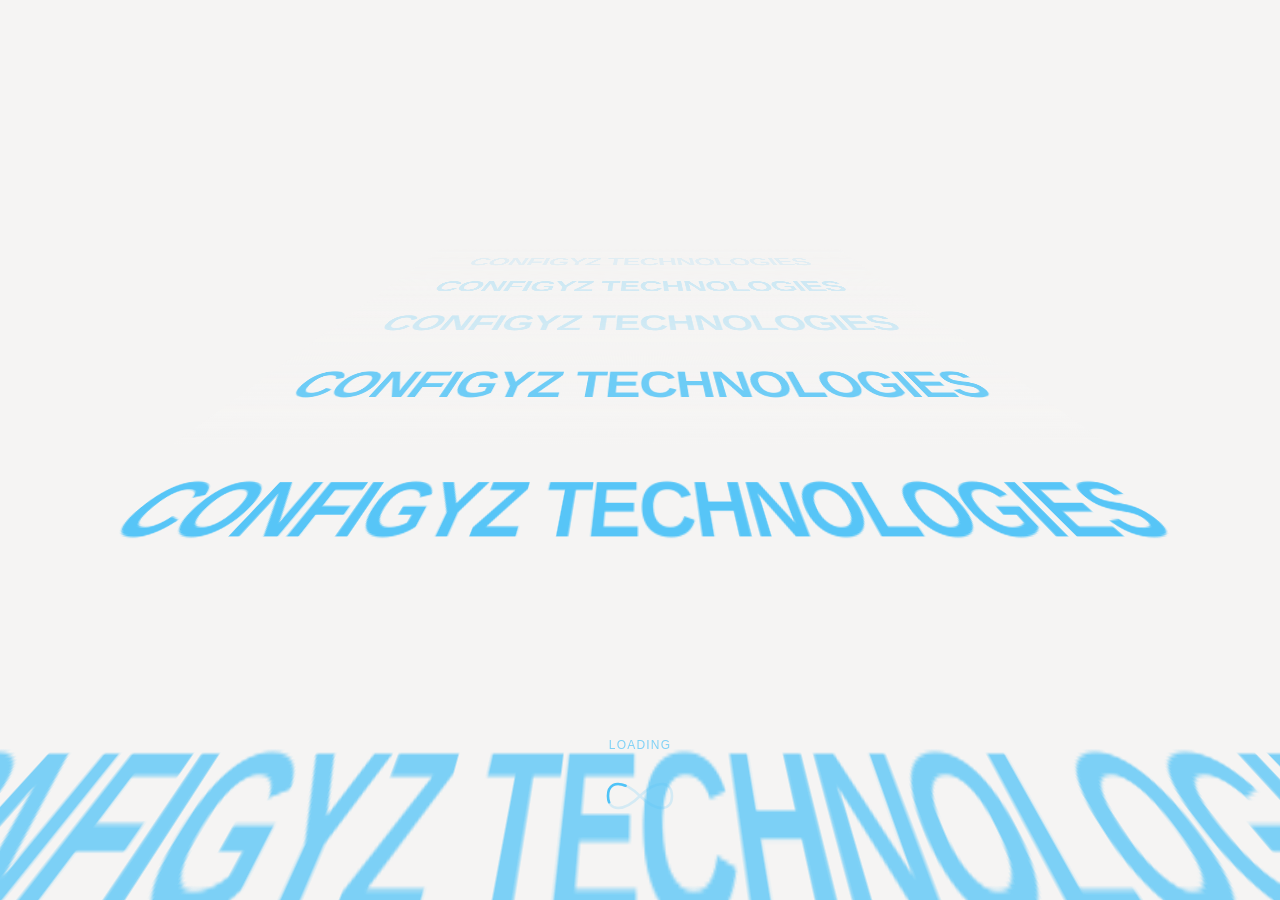
<file: task 2/task 2/index.html>
<!DOCTYPE html>
<html lang="en">
<head>
<meta charset="UTF-8" />
<meta name="viewport" content="width=device-width, initial-scale=1.0" />
<title>Loading...</title>
<style>
  * {
    margin: 0;
    padding: 0;
    box-sizing: border-box;
  }

  html, body {
    height: 100%;
    background: #f5f4f3;
  }

  body {
    font-family: "Geist", -apple-system, BlinkMacSystemFont, "Segoe UI", sans-serif;
    overflow: hidden;
  }

  /* ===== Loading overlay ===== */
  .loader-screen {
    position: fixed;
    inset: 0;
    z-index: 9999;
    display: flex;
    align-items: center;
    justify-content: center;
    background: #f5f4f3;
    transition: opacity 0.8s ease, visibility 0.8s ease;
  }

  .loader-screen.hide {
    opacity: 0;
    visibility: hidden;
    pointer-events: none;
  }

  .loader-viewport {
    position: relative;
    width: 100%;
    height: 100%;
    display: flex;
    align-items: center;
    justify-content: center;
    transform-style: preserve-3d;
    perspective: 200px;
    overflow: hidden;
  }

  /* container that holds all repeating rows, gets the perspective */
  .perspective-text {
    transform-style: preserve-3d;
    width: 100%;
    max-width: 56rem; /* ~4xl */
    position: relative;
    will-change: transform;
  }

  /* each repeated line of text */
  .perspective-text .text-row {
    text-align: center;
    font-weight: 700;
    font-size: 3.75rem; /* text-6xl */
    letter-spacing: -0.03em;
    color: #4fc3f7; /* light blue */
    white-space: nowrap;
    position: absolute;
    left: 0;
    width: 100%;
  }

  .perspective-text .fade-bottom {
    position: absolute;
    bottom: 0;
    left: 0;
    height: 60vh;
    width: 100%;
    background: linear-gradient(to bottom, transparent, #f5f4f3);
    pointer-events: none;
    z-index: 5;
  }

  /* small progress indicator */
  .loader-progress {
    position: absolute;
    bottom: 8%;
    left: 50%;
    transform: translateX(-50%);
    display: flex;
    flex-direction: column;
    align-items: center;
    gap: 0.75rem;
    z-index: 6;
  }

  .loader-progress-track {
    width: 8rem;
    height: 4rem;
  }

  .infinity-svg {
    width: 100%;
    height: 100%;
    overflow: visible;
  }

  .infinity-track {
    fill: none;
    stroke: rgba(79, 195, 247, 0.2);
    stroke-width: 4;
  }

  .infinity-fill {
    fill: none;
    stroke: #4fc3f7;
    stroke-width: 4;
    stroke-linecap: round;
    stroke-dasharray: 40 220; /* short moving segment length vs total path length */
    animation: infinityLoop 2s linear infinite;
  }

  @keyframes infinityLoop {
    0% {
      stroke-dashoffset: 0;
    }
    100% {
      stroke-dashoffset: -260; /* matches total path length so it loops seamlessly */
    }
  }

  .loader-progress-label {
    font-size: 0.75rem;
    letter-spacing: 0.1em;
    text-transform: uppercase;
    color: #4fc3f7;
    opacity: 0.7;
  }

  @media (max-width: 768px) {
    .perspective-text .text-row {
      font-size: 2rem;
    }
  }

  /* ===== Main site content (revealed after loading) ===== */
  .site-content {
    height: 100vh;
    width: 100vw;
    display: flex;
    align-items: center;
    justify-content: center;
    background: #f5f4f3;
    color: #111;
    font-size: 1.25rem;
    text-align: center;
    padding: 2rem;
  }
</style>
</head>
<body>

  <!-- LOADING SCREEN -->
  <div class="loader-screen" id="loaderScreen">
    <div class="loader-viewport">
      <div class="perspective-text" id="perspectiveText">
        <!-- Rows are generated by JS for an infinite, seamless loop -->
        <div class="fade-bottom"></div>
      </div>
      <div class="loader-progress">
        <span class="loader-progress-label" id="progressLabel">Loading</span>
        <div class="loader-progress-track">
          <svg class="infinity-svg" viewBox="0 0 200 100">
            <path
              class="infinity-track"
              d="M 50,50
                 C 50,25 75,25 100,50
                 C 125,75 150,75 150,50
                 C 150,25 125,25 100,50
                 C 75,75 50,75 50,50 Z"
            />
            <path
              class="infinity-fill"
              d="M 50,50
                 C 50,25 75,25 100,50
                 C 125,75 150,75 150,50
                 C 150,25 125,25 100,50
                 C 75,75 50,75 50,50 Z"
            />
          </svg>
        </div>
      </div>
    </div>
  </div>

  <!-- MAIN PAGE CONTENT (shown once loading finishes) -->
  <div class="site-content">
  </div>

<script>
  (function () {
    const container = document.getElementById("perspectiveText");
    const loaderScreen = document.getElementById("loaderScreen");
    const TEXT = "CONFIGYZ TECHNOLOGIES";

    // How much vertical space is between each repeated row (in px).
    const ROW_SPACING = 140;
    // How many rows to render above/below center so the loop always
    // has copies ready to scroll into view (infinite feel).
    const ROW_COUNT = 9; // odd number so one sits centered at rest
    const CENTER_INDEX = Math.floor(ROW_COUNT / 2);

    // Build the repeating rows once.
    const rows = [];
    for (let i = 0; i < ROW_COUNT; i++) {
      const row = document.createElement("div");
      row.className = "text-row";
      row.textContent = TEXT;
      container.insertBefore(row, container.querySelector(".fade-bottom"));
      rows.push(row);
    }

    // Total distance one full row-cycle covers, used to wrap positions
    // so rows recycle seamlessly (infinite loop) instead of running out.
    const CYCLE = ROW_SPACING * ROW_COUNT;

    function clamp(v, min, max) {
      return Math.min(Math.max(v, min), max);
    }

    function mod(n, m) {
      return ((n % m) + m) % m;
    }

    function applyTransform(elapsedMs) {
      // Continuous auto-driven travel (time-based instead of scroll-based),
      // so rows keep flowing infinitely while the page loads.
      const speed = 0.18; // px per ms
      const totalTravel = elapsedMs * speed;

      rows.forEach((row, i) => {
        const baseOffset = (i - CENTER_INDEX) * ROW_SPACING;
        let y = mod(baseOffset - totalTravel + CYCLE * 1000, CYCLE) - CYCLE / 2;

        const edge = CYCLE / 2;
        const distFromCenter = Math.abs(y);
        const opacity = clamp(1 - distFromCenter / edge, 0, 1);

        row.style.opacity = opacity;
        row.style.transform =
          "translateY(" + y + "px) translateZ(" + (10 - distFromCenter * 0.05) + "px)";
      });

      container.style.transform = "rotateX(30deg) translateZ(10px)";
    }

    let startTime = null;
    let rafId = null;

    function loop(timestamp) {
      if (startTime === null) startTime = timestamp;
      const elapsed = timestamp - startTime;
      applyTransform(elapsed);
      rafId = requestAnimationFrame(loop);
    }
    rafId = requestAnimationFrame(loop);

    // ---- Loading screen duration ----
    // The infinity bar animates continuously via CSS, but the loading
    // SCREEN itself only stays up for a fixed 5-6 seconds, then fades out.
    const LOAD_DURATION = 5500; // ms

    function finishLoading() {
      loaderScreen.classList.add("hide");
      setTimeout(() => {
        window.location.href = 'home.html';
      }, 900);
    }

    setTimeout(finishLoading, LOAD_DURATION);

    // If you'd rather hide as soon as the real page finishes loading
    // instead of a fixed timer, use this instead:
    // window.addEventListener("load", finishLoading);
  })();
</script>

</body>
</html>
</file>
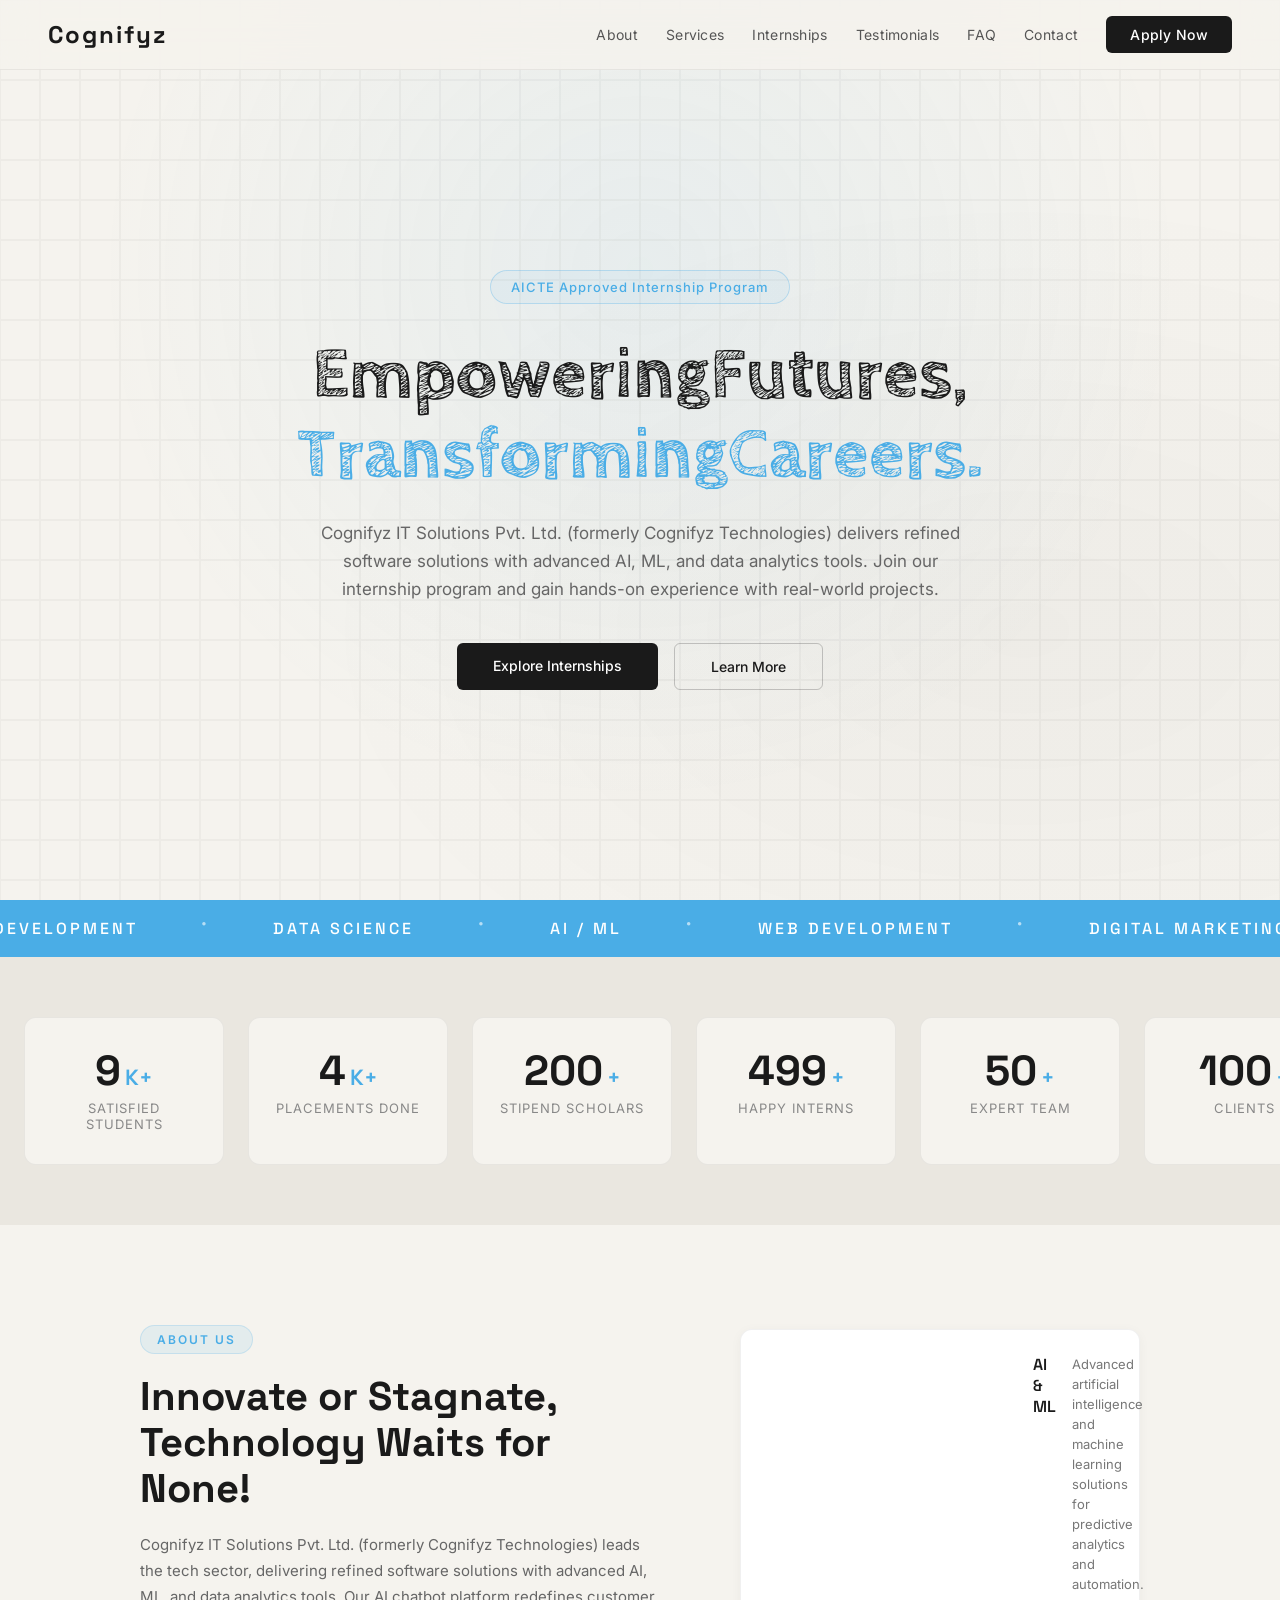
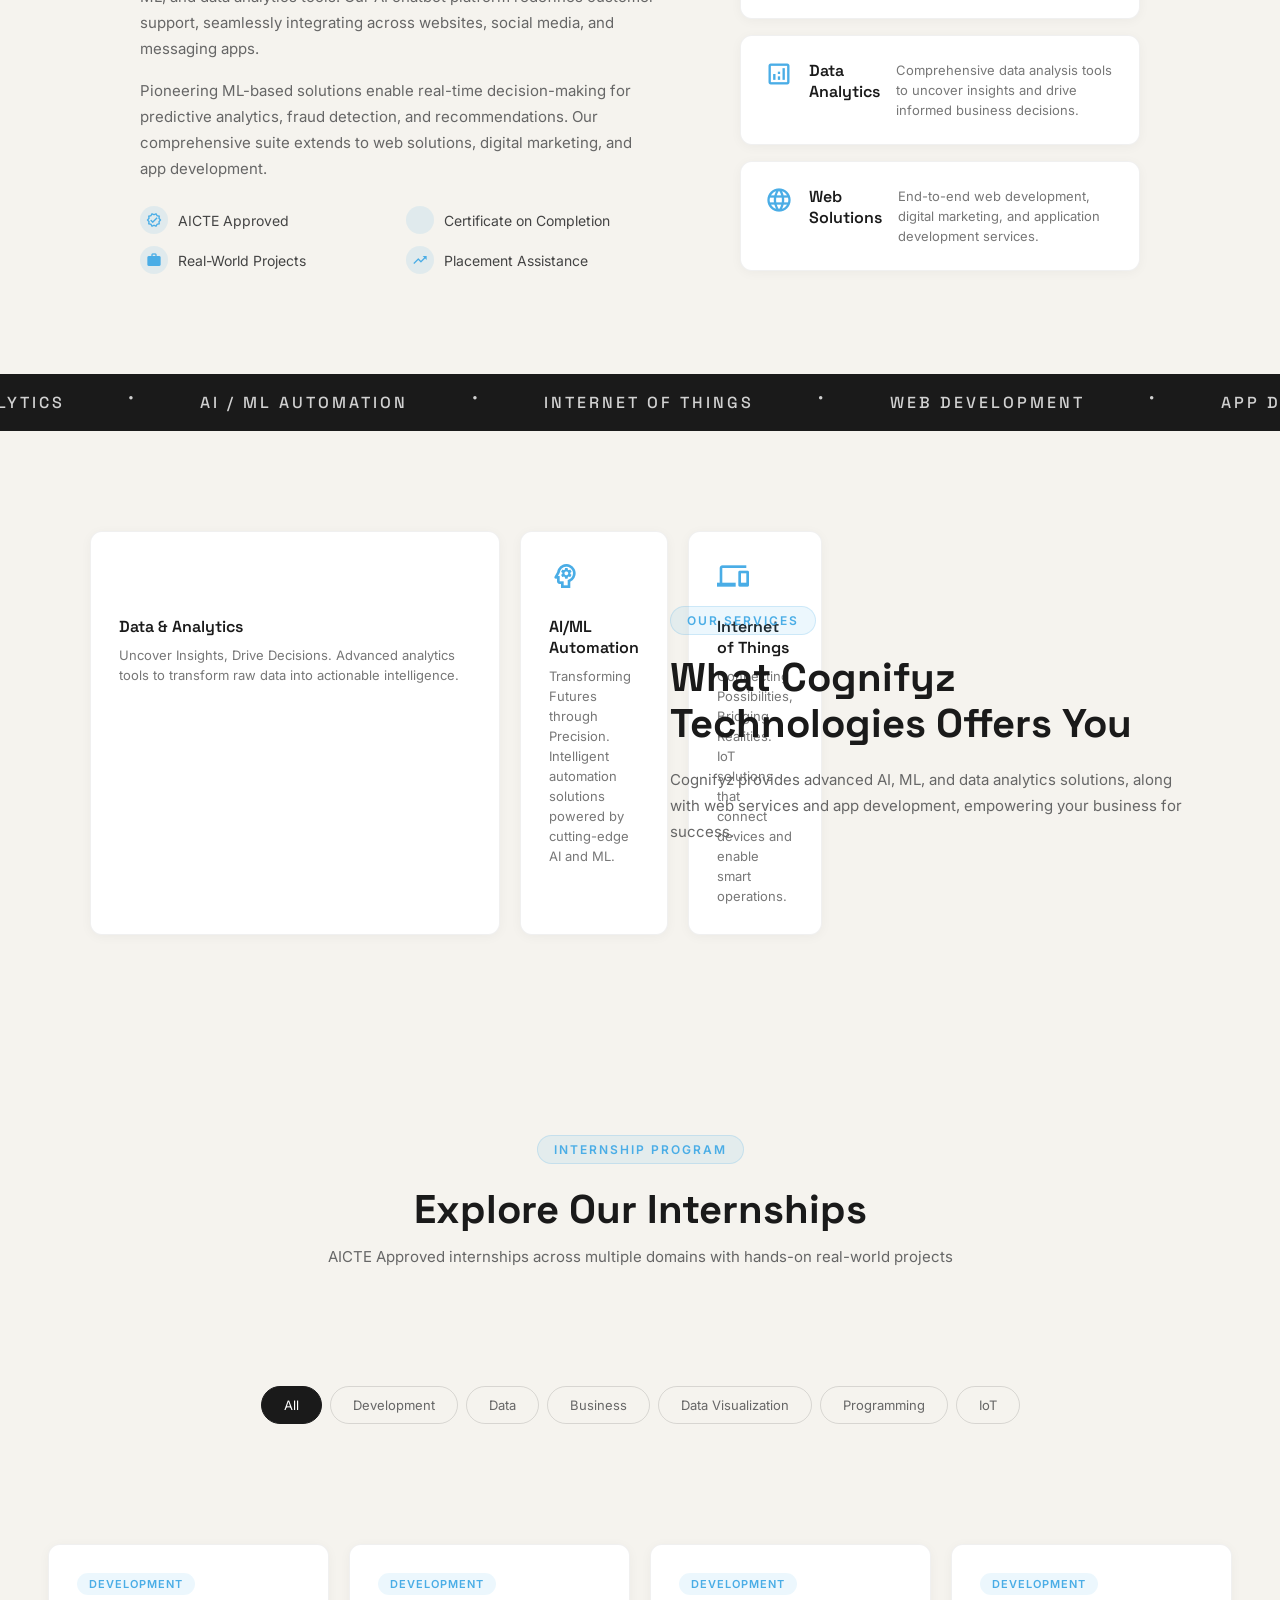
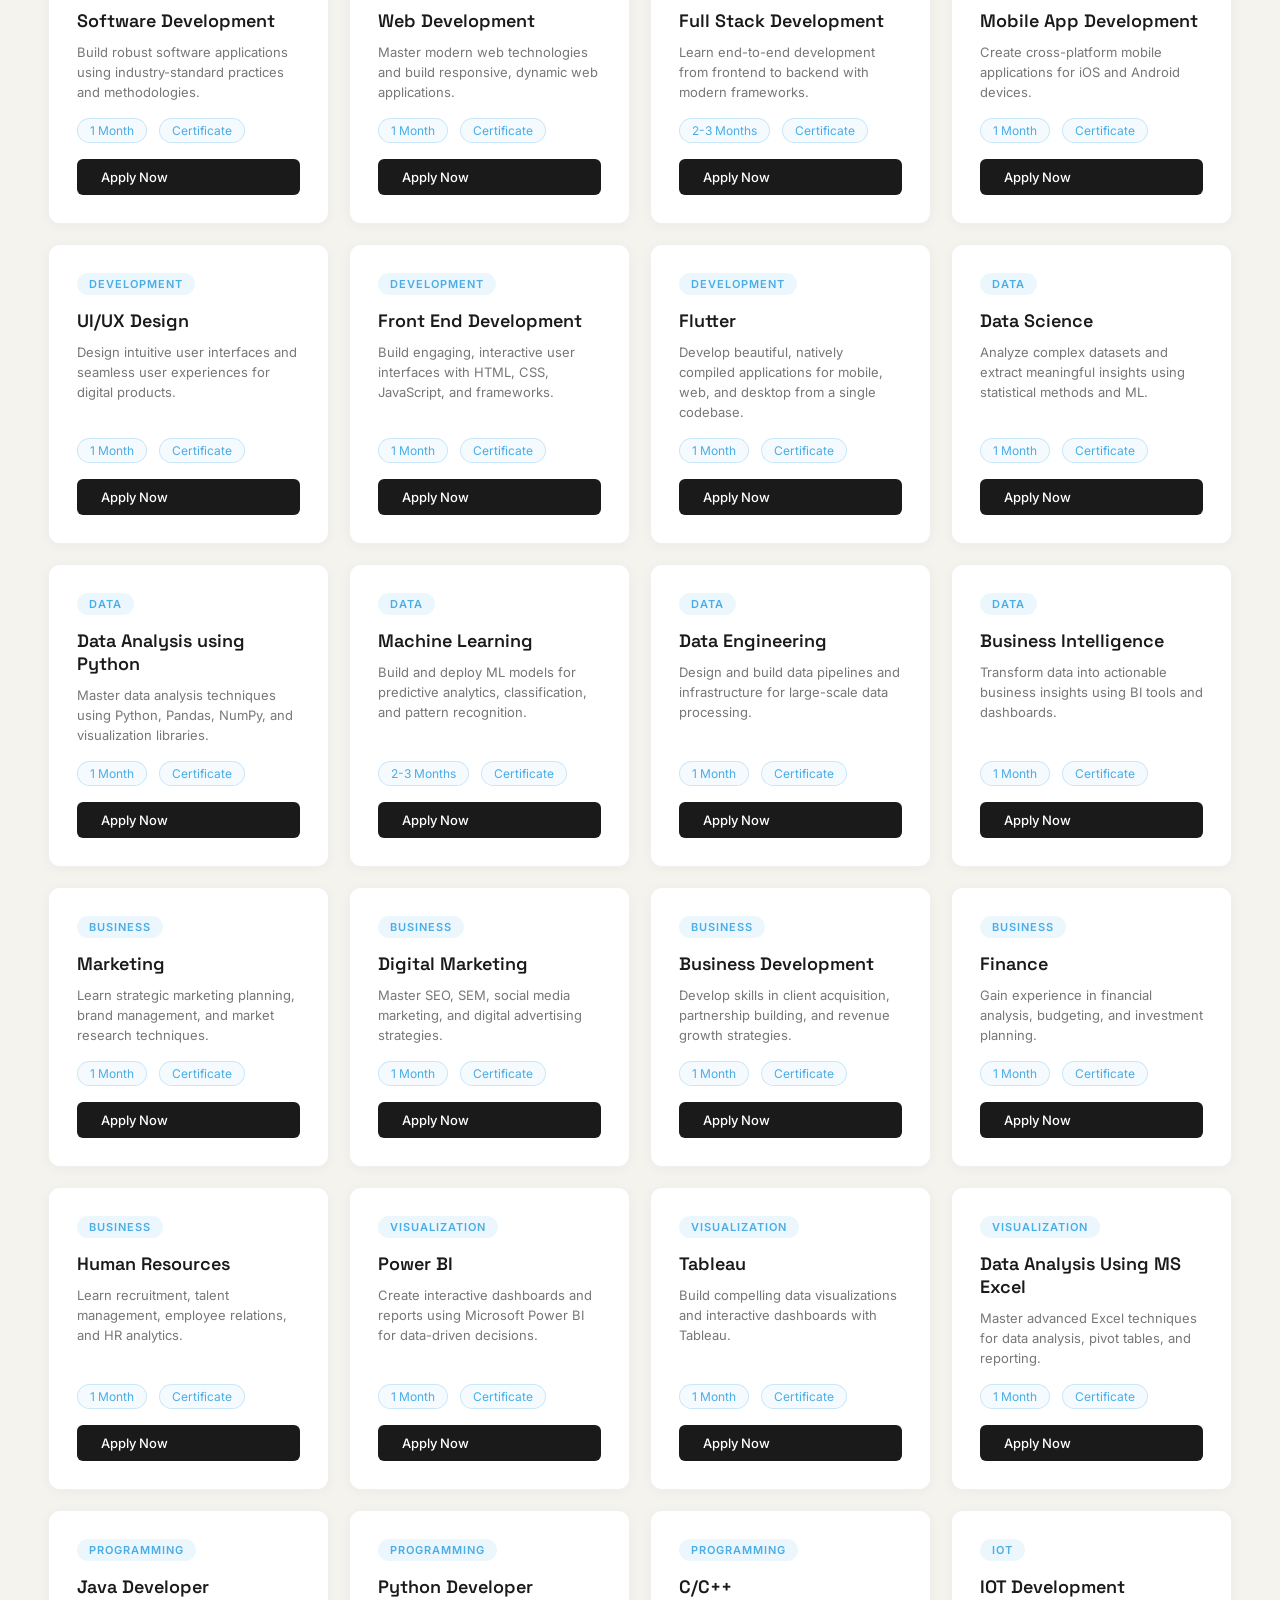
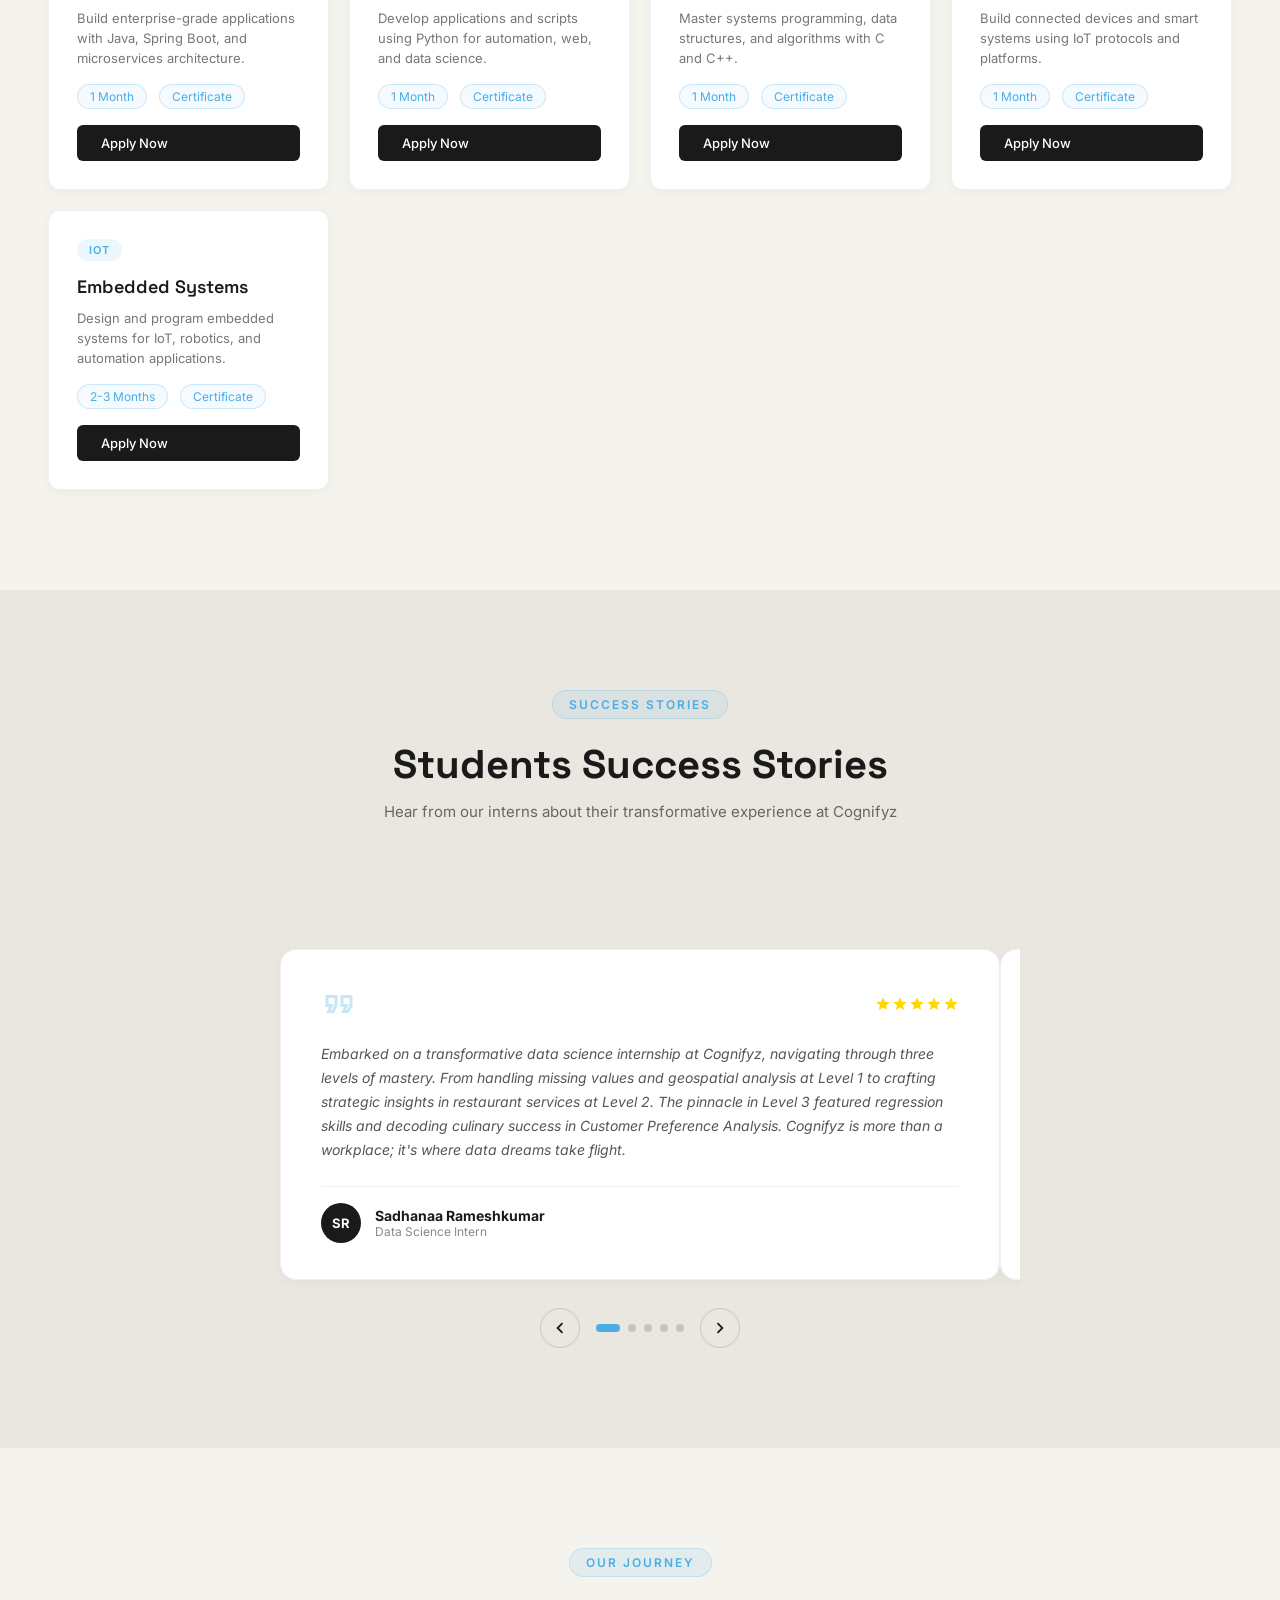
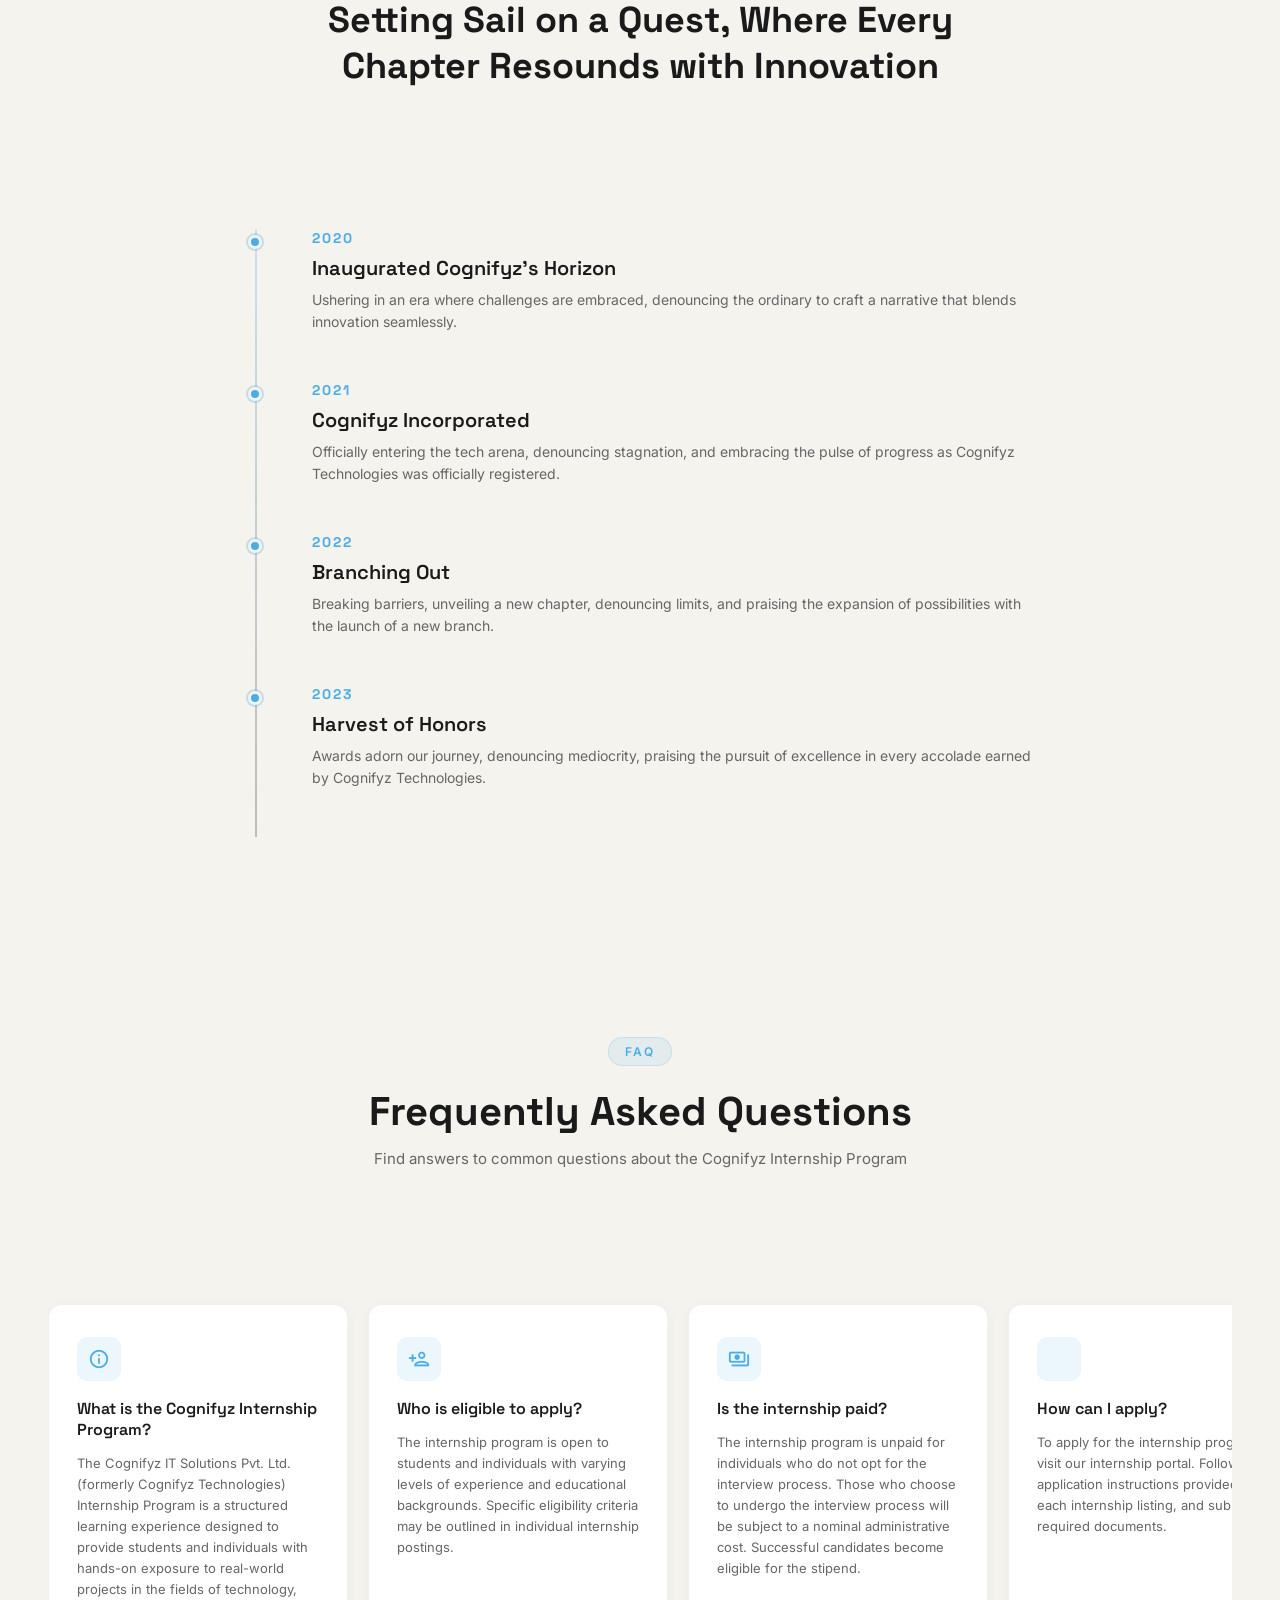
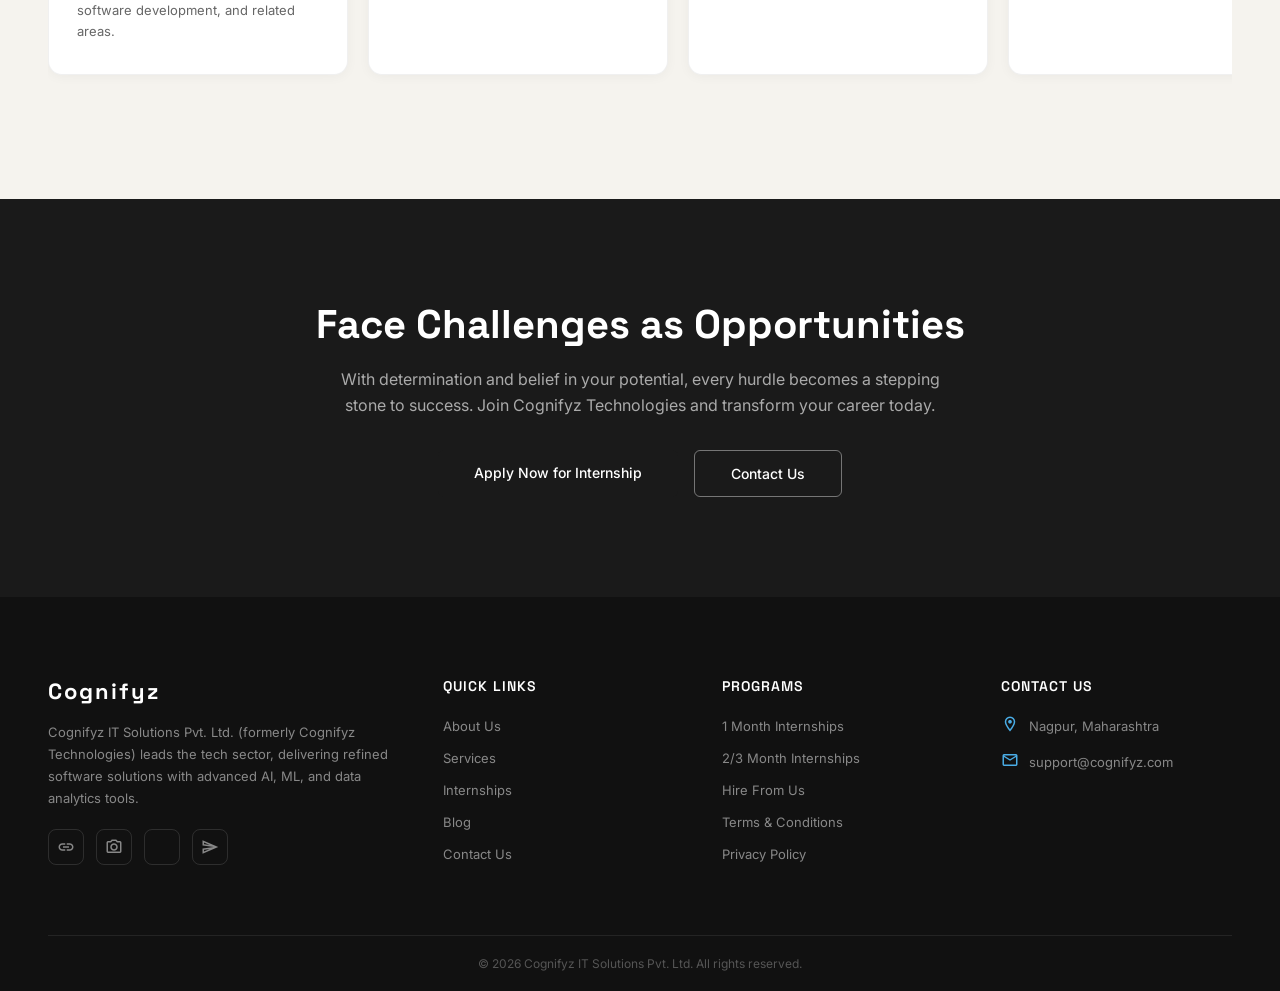
<file: task 2/task 2/home.html>
<!DOCTYPE html>
<html lang="en">
<head>
  <meta charset="UTF-8">
  <meta name="viewport" content="width=device-width, initial-scale=1.0">
  <title>Cognifyz Technologies - Internship Portal</title>
  <link rel="preconnect" href="https://fonts.googleapis.com">
  <link rel="preconnect" href="https://fonts.gstatic.com" crossorigin>
  <link href="https://fonts.googleapis.com/css2?family=Space+Grotesk:wght@300;400;500;600;700&family=Inter:wght@300;400;500;600;700&family=Cabin+Sketch:wght@400;700&display=swap" rel="stylesheet">
  <link href="https://fonts.googleapis.com/icon?family=Material+Icons+Outlined" rel="stylesheet">
  <link rel="stylesheet" href="style.css">
</head>
<body>

  <!-- Grid Overlay -->
  <div id="grid-overlay"></div>

  <!-- Nav -->
  <nav class="nav">
    <div class="nav-logo">Cognifyz</div>
    <div class="nav-links">
      <a href="#about">About</a>
      <a href="#services">Services</a>
      <a href="#internships">Internships</a>
      <a href="#testimonials">Testimonials</a>
      <a href="#faq">FAQ</a>
      <a href="#contact">Contact</a>
      <a href="https://cognifyz.com/internships/" class="btn-nav">Apply Now</a>
    </div>
    <button class="mobile-toggle" aria-label="Menu">
      <span></span><span></span><span></span>
    </button>
  </nav>

  <!-- Hero -->
  <section class="hero">
    <div class="hero-badge">AICTE Approved Internship Program</div>
    <h1 class="shake-letters"><span class="shake-line" data-text="Empowering Futures,"></span><br><span class="shake-line highlight" data-text="Transforming Careers."></span></h1>
    <p>Cognifyz IT Solutions Pvt. Ltd. (formerly Cognifyz Technologies) delivers refined software solutions with advanced AI, ML, and data analytics tools. Join our internship program and gain hands-on experience with real-world projects.</p>
    <div class="hero-btns">
      <a href="#internships" class="btn">Explore Internships</a>
      <a href="#about" class="btn btn-outline">Learn More</a>
    </div>
  </section>

  <!-- Stats Belt -->
  <div class="belt-section">
    <div class="belt-wrapper">
      <div class="belt">
        <span>Software Development</span><span class="dot">&#9679;</span>
        <span>Data Science</span><span class="dot">&#9679;</span>
        <span>AI / ML</span><span class="dot">&#9679;</span>
        <span>Web Development</span><span class="dot">&#9679;</span>
        <span>Digital Marketing</span><span class="dot">&#9679;</span>
        <span>UI/UX Design</span><span class="dot">&#9679;</span>
        <span>IoT</span><span class="dot">&#9679;</span>
        <span>Power BI</span><span class="dot">&#9679;</span>
      </div>
    </div>
  </div>

  <!-- Stats -->
  <section class="stats-section">
    <div class="stats-track">
      <div class="stats-slide">
        <div class="stat-card">
          <div class="stat-num" data-target="10">0</div>
          <div class="stat-suffix">K+</div>
          <div class="stat-label">Satisfied Students</div>
        </div>
        <div class="stat-card">
          <div class="stat-num" data-target="5">0</div>
          <div class="stat-suffix">K+</div>
          <div class="stat-label">Placements Done</div>
        </div>
        <div class="stat-card">
          <div class="stat-num" data-target="200">0</div>
          <div class="stat-suffix">+</div>
          <div class="stat-label">Stipend Scholars</div>
        </div>
        <div class="stat-card">
          <div class="stat-num" data-target="500">0</div>
          <div class="stat-suffix">+</div>
          <div class="stat-label">Happy Interns</div>
        </div>
        <div class="stat-card">
          <div class="stat-num" data-target="50">0</div>
          <div class="stat-suffix">+</div>
          <div class="stat-label">Expert Team</div>
        </div>
        <div class="stat-card">
          <div class="stat-num" data-target="100">0</div>
          <div class="stat-suffix">+</div>
          <div class="stat-label">Clients</div>
        </div>
      </div>
    </div>
  </section>

  <!-- About -->
  <section class="section" id="about">
    <div class="section-text">
      <div class="section-tag">About Us</div>
      <h2>Innovate or Stagnate, Technology Waits for None!</h2>
      <p>Cognifyz IT Solutions Pvt. Ltd. (formerly Cognifyz Technologies) leads the tech sector, delivering refined software solutions with advanced AI, ML, and data analytics tools. Our AI chatbot platform redefines customer support, seamlessly integrating across websites, social media, and messaging apps.</p>
      <p>Pioneering ML-based solutions enable real-time decision-making for predictive analytics, fraud detection, and recommendations. Our comprehensive suite extends to web solutions, digital marketing, and app development.</p>
      <div class="about-features">
        <div class="about-feature">
          <div class="feature-icon"><span class="material-icons-outlined">verified</span></div>
          <span>AICTE Approved</span>
        </div>
        <div class="about-feature">
          <div class="feature-icon"><span class="material-icons-outlined">badge</span></div>
          <span>Certificate on Completion</span>
        </div>
        <div class="about-feature">
          <div class="feature-icon"><span class="material-icons-outlined">work</span></div>
          <span>Real-World Projects</span>
        </div>
        <div class="about-feature">
          <div class="feature-icon"><span class="material-icons-outlined">trending_up</span></div>
          <span>Placement Assistance</span>
        </div>
      </div>
    </div>
    <div class="about-visual">
      <div class="about-card">
        <div class="about-card-inner">
          <div class="card-icon"><span class="material-icons-outlined">smart_toy</span></div>
          <h3>AI & ML</h3>
          <p>Advanced artificial intelligence and machine learning solutions for predictive analytics and automation.</p>
        </div>
      </div>
      <div class="about-card">
        <div class="about-card-inner">
          <div class="card-icon"><span class="material-icons-outlined">analytics</span></div>
          <h3>Data Analytics</h3>
          <p>Comprehensive data analysis tools to uncover insights and drive informed business decisions.</p>
        </div>
      </div>
      <div class="about-card">
        <div class="about-card-inner">
          <div class="card-icon"><span class="material-icons-outlined">language</span></div>
          <h3>Web Solutions</h3>
          <p>End-to-end web development, digital marketing, and application development services.</p>
        </div>
      </div>
    </div>
  </section>

  <!-- Services Belt -->
  <div class="belt-section dark">
    <div class="belt-wrapper">
      <div class="belt">
        <span>Data & Analytics</span><span class="dot">&#9679;</span>
        <span>AI / ML Automation</span><span class="dot">&#9679;</span>
        <span>Internet of Things</span><span class="dot">&#9679;</span>
        <span>Web Development</span><span class="dot">&#9679;</span>
        <span>App Development</span><span class="dot">&#9679;</span>
        <span>Digital Marketing</span><span class="dot">&#9679;</span>
      </div>
    </div>
  </div>

  <!-- Services -->
  <section class="section reverse" id="services">
    <div class="section-text">
      <div class="section-tag">Our Services</div>
      <h2>What Cognifyz Technologies Offers You</h2>
      <p>Cognifyz provides advanced AI, ML, and data analytics solutions, along with web services and app development, empowering your business for success.</p>
    </div>
    <div class="services-grid">
      <div class="service-card">
        <div class="service-icon"><span class="material-icons-outlined">query_stats</span></div>
        <h3>Data & Analytics</h3>
        <p>Uncover Insights, Drive Decisions. Advanced analytics tools to transform raw data into actionable intelligence.</p>
      </div>
      <div class="service-card">
        <div class="service-icon"><span class="material-icons-outlined">psychology</span></div>
        <h3>AI/ML Automation</h3>
        <p>Transforming Futures through Precision. Intelligent automation solutions powered by cutting-edge AI and ML.</p>
      </div>
      <div class="service-card">
        <div class="service-icon"><span class="material-icons-outlined">devices</span></div>
        <h3>Internet of Things</h3>
        <p>Connecting Possibilities, Bridging Realities. IoT solutions that connect devices and enable smart operations.</p>
      </div>
    </div>
  </section>

  <!-- Internships -->
  <section class="section internships-section" id="internships">
    <div class="internships-header">
      <div class="section-tag">Internship Program</div>
      <h2>Explore Our Internships</h2>
      <p>AICTE Approved internships across multiple domains with hands-on real-world projects</p>
    </div>

    <!-- Filter Tabs -->
    <div class="filter-tabs">
      <button class="filter-tab active" data-filter="all">All</button>
      <button class="filter-tab" data-filter="development">Development</button>
      <button class="filter-tab" data-filter="data">Data</button>
      <button class="filter-tab" data-filter="business">Business</button>
      <button class="filter-tab" data-filter="visualization">Data Visualization</button>
      <button class="filter-tab" data-filter="programming">Programming</button>
      <button class="filter-tab" data-filter="iot">IoT</button>
    </div>

    <!-- Internship Cards -->
    <div class="internship-grid">
      <!-- Development -->
      <div class="internship-card" data-category="development">
        <div class="internship-badge">Development</div>
        <h3>Software Development</h3>
        <p>Build robust software applications using industry-standard practices and methodologies.</p>
        <div class="internship-meta">
          <span>1 Month</span>
          <span>Certificate</span>
        </div>
        <a href="https://cognifyz.com/internships/" class="btn btn-sm">Apply Now</a>
      </div>
      <div class="internship-card" data-category="development">
        <div class="internship-badge">Development</div>
        <h3>Web Development</h3>
        <p>Master modern web technologies and build responsive, dynamic web applications.</p>
        <div class="internship-meta">
          <span>1 Month</span>
          <span>Certificate</span>
        </div>
        <a href="https://cognifyz.com/internships/" class="btn btn-sm">Apply Now</a>
      </div>
      <div class="internship-card" data-category="development">
        <div class="internship-badge">Development</div>
        <h3>Full Stack Development</h3>
        <p>Learn end-to-end development from frontend to backend with modern frameworks.</p>
        <div class="internship-meta">
          <span>2-3 Months</span>
          <span>Certificate</span>
        </div>
        <a href="https://cognifyz.com/internships/" class="btn btn-sm">Apply Now</a>
      </div>
      <div class="internship-card" data-category="development">
        <div class="internship-badge">Development</div>
        <h3>Mobile App Development</h3>
        <p>Create cross-platform mobile applications for iOS and Android devices.</p>
        <div class="internship-meta">
          <span>1 Month</span>
          <span>Certificate</span>
        </div>
        <a href="https://cognifyz.com/internships/" class="btn btn-sm">Apply Now</a>
      </div>
      <div class="internship-card" data-category="development">
        <div class="internship-badge">Development</div>
        <h3>UI/UX Design</h3>
        <p>Design intuitive user interfaces and seamless user experiences for digital products.</p>
        <div class="internship-meta">
          <span>1 Month</span>
          <span>Certificate</span>
        </div>
        <a href="https://cognifyz.com/internships/" class="btn btn-sm">Apply Now</a>
      </div>
      <div class="internship-card" data-category="development">
        <div class="internship-badge">Development</div>
        <h3>Front End Development</h3>
        <p>Build engaging, interactive user interfaces with HTML, CSS, JavaScript, and frameworks.</p>
        <div class="internship-meta">
          <span>1 Month</span>
          <span>Certificate</span>
        </div>
        <a href="https://cognifyz.com/internships/" class="btn btn-sm">Apply Now</a>
      </div>
      <div class="internship-card" data-category="development">
        <div class="internship-badge">Development</div>
        <h3>Flutter</h3>
        <p>Develop beautiful, natively compiled applications for mobile, web, and desktop from a single codebase.</p>
        <div class="internship-meta">
          <span>1 Month</span>
          <span>Certificate</span>
        </div>
        <a href="https://cognifyz.com/internships/" class="btn btn-sm">Apply Now</a>
      </div>

      <!-- Data -->
      <div class="internship-card" data-category="data">
        <div class="internship-badge">Data</div>
        <h3>Data Science</h3>
        <p>Analyze complex datasets and extract meaningful insights using statistical methods and ML.</p>
        <div class="internship-meta">
          <span>1 Month</span>
          <span>Certificate</span>
        </div>
        <a href="https://cognifyz.com/internships/" class="btn btn-sm">Apply Now</a>
      </div>
      <div class="internship-card" data-category="data">
        <div class="internship-badge">Data</div>
        <h3>Data Analysis using Python</h3>
        <p>Master data analysis techniques using Python, Pandas, NumPy, and visualization libraries.</p>
        <div class="internship-meta">
          <span>1 Month</span>
          <span>Certificate</span>
        </div>
        <a href="https://cognifyz.com/internships/" class="btn btn-sm">Apply Now</a>
      </div>
      <div class="internship-card" data-category="data">
        <div class="internship-badge">Data</div>
        <h3>Machine Learning</h3>
        <p>Build and deploy ML models for predictive analytics, classification, and pattern recognition.</p>
        <div class="internship-meta">
          <span>2-3 Months</span>
          <span>Certificate</span>
        </div>
        <a href="https://cognifyz.com/internships/" class="btn btn-sm">Apply Now</a>
      </div>
      <div class="internship-card" data-category="data">
        <div class="internship-badge">Data</div>
        <h3>Data Engineering</h3>
        <p>Design and build data pipelines and infrastructure for large-scale data processing.</p>
        <div class="internship-meta">
          <span>1 Month</span>
          <span>Certificate</span>
        </div>
        <a href="https://cognifyz.com/internships/" class="btn btn-sm">Apply Now</a>
      </div>
      <div class="internship-card" data-category="data">
        <div class="internship-badge">Data</div>
        <h3>Business Intelligence</h3>
        <p>Transform data into actionable business insights using BI tools and dashboards.</p>
        <div class="internship-meta">
          <span>1 Month</span>
          <span>Certificate</span>
        </div>
        <a href="https://cognifyz.com/internships/" class="btn btn-sm">Apply Now</a>
      </div>

      <!-- Business -->
      <div class="internship-card" data-category="business">
        <div class="internship-badge">Business</div>
        <h3>Marketing</h3>
        <p>Learn strategic marketing planning, brand management, and market research techniques.</p>
        <div class="internship-meta">
          <span>1 Month</span>
          <span>Certificate</span>
        </div>
        <a href="https://cognifyz.com/internships/" class="btn btn-sm">Apply Now</a>
      </div>
      <div class="internship-card" data-category="business">
        <div class="internship-badge">Business</div>
        <h3>Digital Marketing</h3>
        <p>Master SEO, SEM, social media marketing, and digital advertising strategies.</p>
        <div class="internship-meta">
          <span>1 Month</span>
          <span>Certificate</span>
        </div>
        <a href="https://cognifyz.com/internships/" class="btn btn-sm">Apply Now</a>
      </div>
      <div class="internship-card" data-category="business">
        <div class="internship-badge">Business</div>
        <h3>Business Development</h3>
        <p>Develop skills in client acquisition, partnership building, and revenue growth strategies.</p>
        <div class="internship-meta">
          <span>1 Month</span>
          <span>Certificate</span>
        </div>
        <a href="https://cognifyz.com/internships/" class="btn btn-sm">Apply Now</a>
      </div>
      <div class="internship-card" data-category="business">
        <div class="internship-badge">Business</div>
        <h3>Finance</h3>
        <p>Gain experience in financial analysis, budgeting, and investment planning.</p>
        <div class="internship-meta">
          <span>1 Month</span>
          <span>Certificate</span>
        </div>
        <a href="https://cognifyz.com/internships/" class="btn btn-sm">Apply Now</a>
      </div>
      <div class="internship-card" data-category="business">
        <div class="internship-badge">Business</div>
        <h3>Human Resources</h3>
        <p>Learn recruitment, talent management, employee relations, and HR analytics.</p>
        <div class="internship-meta">
          <span>1 Month</span>
          <span>Certificate</span>
        </div>
        <a href="https://cognifyz.com/internships/" class="btn btn-sm">Apply Now</a>
      </div>

      <!-- Data Visualization -->
      <div class="internship-card" data-category="visualization">
        <div class="internship-badge">Visualization</div>
        <h3>Power BI</h3>
        <p>Create interactive dashboards and reports using Microsoft Power BI for data-driven decisions.</p>
        <div class="internship-meta">
          <span>1 Month</span>
          <span>Certificate</span>
        </div>
        <a href="https://cognifyz.com/internships/" class="btn btn-sm">Apply Now</a>
      </div>
      <div class="internship-card" data-category="visualization">
        <div class="internship-badge">Visualization</div>
        <h3>Tableau</h3>
        <p>Build compelling data visualizations and interactive dashboards with Tableau.</p>
        <div class="internship-meta">
          <span>1 Month</span>
          <span>Certificate</span>
        </div>
        <a href="https://cognifyz.com/internships/" class="btn btn-sm">Apply Now</a>
      </div>
      <div class="internship-card" data-category="visualization">
        <div class="internship-badge">Visualization</div>
        <h3>Data Analysis Using MS Excel</h3>
        <p>Master advanced Excel techniques for data analysis, pivot tables, and reporting.</p>
        <div class="internship-meta">
          <span>1 Month</span>
          <span>Certificate</span>
        </div>
        <a href="https://cognifyz.com/internships/" class="btn btn-sm">Apply Now</a>
      </div>

      <!-- Programming -->
      <div class="internship-card" data-category="programming">
        <div class="internship-badge">Programming</div>
        <h3>Java Developer</h3>
        <p>Build enterprise-grade applications with Java, Spring Boot, and microservices architecture.</p>
        <div class="internship-meta">
          <span>1 Month</span>
          <span>Certificate</span>
        </div>
        <a href="https://cognifyz.com/internships/" class="btn btn-sm">Apply Now</a>
      </div>
      <div class="internship-card" data-category="programming">
        <div class="internship-badge">Programming</div>
        <h3>Python Developer</h3>
        <p>Develop applications and scripts using Python for automation, web, and data science.</p>
        <div class="internship-meta">
          <span>1 Month</span>
          <span>Certificate</span>
        </div>
        <a href="https://cognifyz.com/internships/" class="btn btn-sm">Apply Now</a>
      </div>
      <div class="internship-card" data-category="programming">
        <div class="internship-badge">Programming</div>
        <h3>C/C++</h3>
        <p>Master systems programming, data structures, and algorithms with C and C++.</p>
        <div class="internship-meta">
          <span>1 Month</span>
          <span>Certificate</span>
        </div>
        <a href="https://cognifyz.com/internships/" class="btn btn-sm">Apply Now</a>
      </div>

      <!-- IoT -->
      <div class="internship-card" data-category="iot">
        <div class="internship-badge">IoT</div>
        <h3>IOT Development</h3>
        <p>Build connected devices and smart systems using IoT protocols and platforms.</p>
        <div class="internship-meta">
          <span>1 Month</span>
          <span>Certificate</span>
        </div>
        <a href="https://cognifyz.com/internships/" class="btn btn-sm">Apply Now</a>
      </div>
      <div class="internship-card" data-category="iot">
        <div class="internship-badge">IoT</div>
        <h3>Embedded Systems</h3>
        <p>Design and program embedded systems for IoT, robotics, and automation applications.</p>
        <div class="internship-meta">
          <span>2-3 Months</span>
          <span>Certificate</span>
        </div>
        <a href="https://cognifyz.com/internships/" class="btn btn-sm">Apply Now</a>
      </div>
    </div>
  </section>

  <!-- Testimonials -->
  <section class="section testimonials-section" id="testimonials">
    <div class="testimonials-header">
      <div class="section-tag">Success Stories</div>
      <h2>Students Success Stories</h2>
      <p>Hear from our interns about their transformative experience at Cognifyz</p>
    </div>
    <div class="testimonials-carousel">
      <div class="testimonial-track">
        <div class="testimonial-card">
          <div class="testimonial-top">
            <span class="material-icons-outlined testimonial-quote-icon">format_quote</span>
            <div class="testimonial-rating"><span class="material-icons-outlined">star</span><span class="material-icons-outlined">star</span><span class="material-icons-outlined">star</span><span class="material-icons-outlined">star</span><span class="material-icons-outlined">star</span></div>
          </div>
          <p>Embarked on a transformative data science internship at Cognifyz, navigating through three levels of mastery. From handling missing values and geospatial analysis at Level 1 to crafting strategic insights in restaurant services at Level 2. The pinnacle in Level 3 featured regression skills and decoding culinary success in Customer Preference Analysis. Cognifyz is more than a workplace; it's where data dreams take flight.</p>
          <div class="testimonial-author">
            <div class="author-avatar">SR</div>
            <div class="author-info">
              <strong>Sadhanaa Rameshkumar</strong>
              <span>Data Science Intern</span>
            </div>
          </div>
        </div>
        <div class="testimonial-card">
          <div class="testimonial-top">
            <span class="material-icons-outlined testimonial-quote-icon">format_quote</span>
            <div class="testimonial-rating"><span class="material-icons-outlined">star</span><span class="material-icons-outlined">star</span><span class="material-icons-outlined">star</span><span class="material-icons-outlined">star</span><span class="material-icons-outlined">star</span></div>
          </div>
          <p>I'm Thirumala Sai Harsha, a final year B.Tech student majoring in CSE - Artificial Intelligence and Data Science. As a tech enthusiast, I embarked on a rewarding one-month Data Science Internship with Cognifyz Technologies. The structured tasks and insightful HR interview helped me discover more about myself. Grateful for this invaluable experience!</p>
          <div class="testimonial-author">
            <div class="author-avatar">TH</div>
            <div class="author-info">
              <strong>Thirumala Sai Harsha</strong>
              <span>B.Tech Student</span>
            </div>
          </div>
        </div>
        <div class="testimonial-card">
          <div class="testimonial-top">
            <span class="material-icons-outlined testimonial-quote-icon">format_quote</span>
            <div class="testimonial-rating"><span class="material-icons-outlined">star</span><span class="material-icons-outlined">star</span><span class="material-icons-outlined">star</span><span class="material-icons-outlined">star</span><span class="material-icons-outlined">star</span></div>
          </div>
          <p>Delighted to announce the successful completion of my internship journey at Cognifyz Technologies! Immersed in the dynamic world of tech. Gratitude to the incredible team for fostering an environment of growth and innovation. This experience has been a pivotal stepping stone in my professional development.</p>
          <div class="testimonial-author">
            <div class="author-avatar">PM</div>
            <div class="author-info">
              <strong>Phani Bhushan Marikanti</strong>
              <span>Attended Vardhaman</span>
            </div>
          </div>
        </div>
        <div class="testimonial-card">
          <div class="testimonial-top">
            <span class="material-icons-outlined testimonial-quote-icon">format_quote</span>
            <div class="testimonial-rating"><span class="material-icons-outlined">star</span><span class="material-icons-outlined">star</span><span class="material-icons-outlined">star</span><span class="material-icons-outlined">star</span><span class="material-icons-outlined">star</span></div>
          </div>
          <p>Excited to wrap up my Data Science Internship at Cognifyz Technologies! Enhanced my skills in data exploration, preprocessing, geospatial analysis, descriptive analysis, feature engineering, predictive modeling & data visualization. Grateful for the opportunity to contribute in meaningful projects.</p>
          <div class="testimonial-author">
            <div class="author-avatar">PS</div>
            <div class="author-info">
              <strong>Pratish Kumar Sahoo</strong>
              <span>Data Science Enthusiast</span>
            </div>
          </div>
        </div>
        <div class="testimonial-card">
          <div class="testimonial-top">
            <span class="material-icons-outlined testimonial-quote-icon">format_quote</span>
            <div class="testimonial-rating"><span class="material-icons-outlined">star</span><span class="material-icons-outlined">star</span><span class="material-icons-outlined">star</span><span class="material-icons-outlined">star</span><span class="material-icons-outlined">star</span></div>
          </div>
          <p>Thrilled to share my experience as a Power BI Intern at Cognifyz Technologies! During my internship, I had the opportunity to work on a cutting-edge Investment Analysis Dashboard using Power BI. The dashboard provides a comprehensive overview of key metrics, enabling insightful decision-making for investment strategies.</p>
          <div class="testimonial-author">
            <div class="author-avatar">PD</div>
            <div class="author-info">
              <strong>Padmabhushan Dhoke</strong>
              <span>Power BI Intern</span>
            </div>
          </div>
        </div>
      </div>
      <div class="carousel-controls">
        <button class="carousel-btn prev-btn"><span class="material-icons-outlined">chevron_left</span></button>
        <div class="carousel-dots"></div>
        <button class="carousel-btn next-btn"><span class="material-icons-outlined">chevron_right</span></button>
      </div>
    </div>
  </section>

  <!-- Timeline -->
  <section class="section timeline-section" id="journey">
    <div class="timeline-header">
      <div class="section-tag">Our Journey</div>
      <h2>Setting Sail on a Quest, Where Every Chapter Resounds with Innovation</h2>
    </div>
    <div class="timeline">
      <div class="timeline-item">
        <div class="timeline-dot"></div>
        <div class="timeline-content">
          <div class="timeline-year">2020</div>
          <h3>Inaugurated Cognifyz's Horizon</h3>
          <p>Ushering in an era where challenges are embraced, denouncing the ordinary to craft a narrative that blends innovation seamlessly.</p>
        </div>
      </div>
      <div class="timeline-item">
        <div class="timeline-dot"></div>
        <div class="timeline-content">
          <div class="timeline-year">2021</div>
          <h3>Cognifyz Incorporated</h3>
          <p>Officially entering the tech arena, denouncing stagnation, and embracing the pulse of progress as Cognifyz Technologies was officially registered.</p>
        </div>
      </div>
      <div class="timeline-item">
        <div class="timeline-dot"></div>
        <div class="timeline-content">
          <div class="timeline-year">2022</div>
          <h3>Branching Out</h3>
          <p>Breaking barriers, unveiling a new chapter, denouncing limits, and praising the expansion of possibilities with the launch of a new branch.</p>
        </div>
      </div>
      <div class="timeline-item">
        <div class="timeline-dot"></div>
        <div class="timeline-content">
          <div class="timeline-year">2023</div>
          <h3>Harvest of Honors</h3>
          <p>Awards adorn our journey, denouncing mediocrity, praising the pursuit of excellence in every accolade earned by Cognifyz Technologies.</p>
        </div>
      </div>
    </div>
  </section>

  <!-- FAQ -->
  <section class="section faq-section" id="faq">
    <div class="faq-header">
      <div class="section-tag">FAQ</div>
      <h2>Frequently Asked Questions</h2>
      <p>Find answers to common questions about the Cognifyz Internship Program</p>
    </div>
    <div class="faq-scroll">
      <div class="faq-card">
        <div class="faq-card-icon"><span class="material-icons-outlined">info</span></div>
        <h3>What is the Cognifyz Internship Program?</h3>
        <p>The Cognifyz IT Solutions Pvt. Ltd. (formerly Cognifyz Technologies) Internship Program is a structured learning experience designed to provide students and individuals with hands-on exposure to real-world projects in the fields of technology, software development, and related areas.</p>
      </div>
      <div class="faq-card">
        <div class="faq-card-icon"><span class="material-icons-outlined">person_add</span></div>
        <h3>Who is eligible to apply?</h3>
        <p>The internship program is open to students and individuals with varying levels of experience and educational backgrounds. Specific eligibility criteria may be outlined in individual internship postings.</p>
      </div>
      <div class="faq-card">
        <div class="faq-card-icon"><span class="material-icons-outlined">payments</span></div>
        <h3>Is the internship paid?</h3>
        <p>The internship program is unpaid for individuals who do not opt for the interview process. Those who choose to undergo the interview process will be subject to a nominal administrative cost. Successful candidates become eligible for the stipend.</p>
      </div>
      <div class="faq-card">
        <div class="faq-card-icon"><span class="material-icons-outlined">app_registration</span></div>
        <h3>How can I apply?</h3>
        <p>To apply for the internship program, visit our internship portal. Follow the application instructions provided for each internship listing, and submit the required documents.</p>
      </div>
      <div class="faq-card">
        <div class="faq-card-icon"><span class="material-icons-outlined">how_to_reg</span></div>
        <h3>How are interns selected?</h3>
        <p>Interns are selected based on their application, resume, and, in some cases, an interview. The selection process may vary for different internship positions.</p>
      </div>
      <div class="faq-card">
        <div class="faq-card-icon"><span class="material-icons-outlined">schedule</span></div>
        <h3>What is the duration?</h3>
        <p>The duration of the internship is specified in the internship offer letter provided to selected candidates. It varies depending on the nature of the internship, typically ranging from 1 to 3 months.</p>
      </div>
      <div class="faq-card">
        <div class="faq-card-icon"><span class="material-icons-outlined">workspace_premium</span></div>
        <h3>Will I receive a certificate?</h3>
        <p>Yes, interns who successfully complete the internship program and fulfill any specified criteria will receive a certificate acknowledging their participation and achievements.</p>
      </div>
      <div class="faq-card">
        <div class="faq-card-icon"><span class="material-icons-outlined">library_add_check</span></div>
        <h3>Can I apply for multiple positions?</h3>
        <p>Yes, you can apply for multiple internship positions if you meet the eligibility criteria for each position. Ensure that you submit separate applications for each role.</p>
      </div>
    </div>
  </section>

  <!-- CTA -->
  <section class="cta-section">
    <div class="cta-content">
      <h2>Face Challenges as Opportunities</h2>
      <p>With determination and belief in your potential, every hurdle becomes a stepping stone to success. Join Cognifyz Technologies and transform your career today.</p>
      <div class="cta-btns">
        <a href="https://cognifyz.com/internships/" class="btn btn-white">Apply Now for Internship</a>
        <a href="#contact" class="btn btn-outline-white">Contact Us</a>
      </div>
    </div>
  </section>

  <!-- Footer -->
  <footer class="footer" id="contact">
    <div class="footer-top">
      <div class="footer-brand-col">
        <div class="footer-logo">Cognifyz</div>
        <p>Cognifyz IT Solutions Pvt. Ltd. (formerly Cognifyz Technologies) leads the tech sector, delivering refined software solutions with advanced AI, ML, and data analytics tools.</p>
        <div class="footer-social">
          <a href="https://www.linkedin.com/company/cognifyz-techonologies/" aria-label="LinkedIn"><span class="material-icons-outlined">link</span></a>
          <a href="https://www.instagram.com/cognifyz_tech/" aria-label="Instagram"><span class="material-icons-outlined">photo_camera</span></a>
          <a href="https://www.youtube.com/channel/UCw3AbKUno4NQMWcPGFGOEZA" aria-label="YouTube"><span class="material-icons-outlined">play_circle</span></a>
          <a href="https://t.me/cognifyz_technologies" aria-label="Telegram"><span class="material-icons-outlined">send</span></a>
        </div>
      </div>
      <div class="footer-links-col">
        <h4>Quick Links</h4>
        <ul>
          <li><a href="#about">About Us</a></li>
          <li><a href="#services">Services</a></li>
          <li><a href="#internships">Internships</a></li>
          <li><a href="#testimonials">Blog</a></li>
          <li><a href="#contact">Contact Us</a></li>
        </ul>
      </div>
      <div class="footer-links-col">
        <h4>Programs</h4>
        <ul>
          <li><a href="#internships">1 Month Internships</a></li>
          <li><a href="#internships">2/3 Month Internships</a></li>
          <li><a href="#">Hire From Us</a></li>
          <li><a href="#">Terms & Conditions</a></li>
          <li><a href="#">Privacy Policy</a></li>
        </ul>
      </div>
      <div class="footer-contact-col">
        <h4>Contact Us</h4>
        <div class="contact-item">
          <span class="contact-icon"><span class="material-icons-outlined">location_on</span></span>
          <span>Nagpur, Maharashtra</span>
        </div>
        <div class="contact-item">
          <span class="contact-icon"><span class="material-icons-outlined">mail</span></span>
          <span>support@cognifyz.com</span>
        </div>
      </div>
    </div>
    <div class="footer-bottom">
      <p>&copy; 2026 Cognifyz IT Solutions Pvt. Ltd. All rights reserved.</p>
    </div>
  </footer>

  <script src="script.js"></script>
</body>
</html>
</file>
<file: task 2/task 2/style.css>
* {
  margin: 0;
  padding: 0;
  box-sizing: border-box;
}

html {
  scroll-behavior: smooth;
  background: #f5f3ee;
}

body {
  font-family: 'Inter', sans-serif;
  background-color: #f5f3ee;
  color: #1a1a1a;
  overflow-x: hidden;
}

/* ========== GRID OVERLAY ========== */
#grid-overlay {
  position: fixed;
  top: 0;
  left: 0;
  width: 100%;
  height: 100%;
  display: grid;
  grid-template-columns: repeat(var(--cols), 40px);
  grid-template-rows: repeat(var(--rows), 40px);
  z-index: 0;
  pointer-events: none;
}

.grid-cell {
  border: 1px solid rgba(0,0,0,0.03);
  transition: background 0.5s ease;
}

/* ========== NAV ========== */
.nav {
  position: fixed;
  top: 0;
  left: 0;
  width: 100%;
  display: flex;
  align-items: center;
  justify-content: space-between;
  padding: 16px 48px;
  z-index: 100;
  background: rgba(245, 243, 238, 0.8);
  backdrop-filter: blur(20px) saturate(1.6);
  -webkit-backdrop-filter: blur(20px) saturate(1.6);
  border-bottom: 1px solid rgba(0,0,0,0.06);
  transition: transform 0.3s ease;
}

.nav-logo {
  font-family: 'Space Grotesk', sans-serif;
  font-size: 24px;
  font-weight: 700;
  letter-spacing: 2px;
  color: #1a1a1a;
}

.nav-links {
  display: flex;
  align-items: center;
  gap: 28px;
}

.nav-links a {
  font-family: 'Inter', sans-serif;
  font-size: 14px;
  color: #555;
  text-decoration: none;
  letter-spacing: 0.3px;
  transition: color 0.3s;
  font-weight: 400;
}

.nav-links a:hover {
  color: #4aade6;
}

.btn-nav {
  padding: 10px 24px !important;
  background: #1a1a1a !important;
  color: #fff !important;
  border: none;
  border-radius: 6px;
  cursor: pointer;
  font-weight: 500 !important;
  transition: background 0.3s !important;
}

.btn-nav:hover {
  background: #4aade6 !important;
}

.mobile-toggle {
  display: none;
  flex-direction: column;
  gap: 5px;
  background: none;
  border: none;
  cursor: pointer;
  padding: 4px;
}

.mobile-toggle span {
  width: 24px;
  height: 2px;
  background: #1a1a1a;
  border-radius: 2px;
  transition: 0.3s;
}

/* ========== HERO ========== */
.hero, .section, .belt-section, .internships-section, .testimonials-section, .timeline-section, .faq-section, .cta-section, .stats-section {
  position: relative;
  z-index: 1;
}

.hero {
  display: flex;
  flex-direction: column;
  justify-content: center;
  align-items: center;
  min-height: 100vh;
  padding: 120px 40px 60px;
  text-align: center;
  background: radial-gradient(ellipse at 50% 30%, rgba(74,173,230,0.08) 0%, transparent 60%),
              radial-gradient(ellipse at 80% 70%, rgba(26,26,26,0.03) 0%, transparent 50%);
}

.hero-badge {
  display: inline-block;
  padding: 8px 20px;
  border: 1px solid rgba(74,173,230,0.3);
  border-radius: 50px;
  font-size: 13px;
  font-weight: 500;
  color: #4aade6;
  letter-spacing: 1px;
  margin-bottom: 32px;
  background: rgba(74,173,230,0.06);
}

.hero h1 {
  font-family: 'Cabin Sketch', cursive;
  font-size: clamp(36px, 6vw, 72px);
  line-height: 1.1;
  font-weight: 700;
  max-width: 900px;
  margin-bottom: 24px;
  color: #1a1a1a;
}

.shake-letter {
  display: inline-block;
  animation: letterShake 2s ease-in-out infinite;
}

@keyframes letterShake {
  0%, 100% { transform: translateY(0) rotate(0deg); }
  20% { transform: translateY(-2px) rotate(-2deg); }
  40% { transform: translateY(1px) rotate(1.5deg); }
  60% { transform: translateY(-1px) rotate(-1deg); }
  80% { transform: translateY(0.5px) rotate(0.5deg); }
}

.highlight {
  color: #4aade6;
}

.hero p {
  font-size: 17px;
  line-height: 28px;
  color: #666;
  max-width: 640px;
  margin-bottom: 40px;
}

.hero-btns {
  display: flex;
  gap: 16px;
  flex-wrap: wrap;
  justify-content: center;
}

/* ========== BUTTONS ========== */
.btn {
  display: inline-block;
  padding: 14px 36px;
  background: #1a1a1a;
  color: #fff;
  font-family: 'Inter', sans-serif;
  font-size: 14px;
  font-weight: 500;
  text-decoration: none;
  border: none;
  border-radius: 6px;
  cursor: pointer;
  transition: background 0.3s, transform 0.2s;
}

.btn:hover {
  background: #4aade6;
  transform: translateY(-1px);
}

.btn-outline {
  background: transparent;
  color: #1a1a1a;
  border: 1px solid rgba(0,0,0,0.2);
}

.btn-outline:hover {
  border-color: #4aade6;
  color: #4aade6;
}

.btn-sm {
  padding: 10px 24px;
  font-size: 13px;
}

.btn-white {
  background: #1a1a1a;
  color: #fff;
}

.btn-white:hover {
  background: #4aade6;
  color: #fff;
}

.btn-outline-white {
  background: transparent;
  color: #fff;
  border: 1px solid rgba(255,255,255,0.4);
}

.btn-outline-white:hover {
  background: #4aade6;
  border-color: #4aade6;
}

/* ========== BELT / TICKER ========== */
.belt-section {
  position: relative;
}

.belt-wrapper {
  background: #4aade6;
  overflow: hidden;
  white-space: nowrap;
  padding: 18px 0;
}

.belt-section.dark .belt-wrapper {
  background: #1a1a1a;
}

.belt {
  display: inline-flex;
}

.belt span {
  font-family: 'Space Grotesk', sans-serif;
  font-size: 16px;
  font-weight: 500;
  color: #fff;
  padding: 0 32px;
  text-transform: uppercase;
  letter-spacing: 3px;
}

.belt span.dot {
  font-size: 8px;
  vertical-align: middle;
  color: rgba(255,255,255,0.6);
}

.belt-section.dark .belt span {
  color: rgba(255,255,255,0.8);
}

/* ========== STATS ========== */
.stats-section {
  padding: 60px 0;
  background: #eae7e0;
  overflow: hidden;
}

.stats-track {
  overflow: hidden;
  width: 100%;
}

.stats-track:hover .stats-slide {
  animation-play-state: paused;
}

.stats-slide {
  display: inline-flex;
  gap: 24px;
  padding-left: 24px;
  animation: statsScroll 25s linear infinite;
}

@keyframes statsScroll {
  0% { transform: translateX(-50%); }
  100% { transform: translateX(0); }
}

.stat-card {
  flex: 0 0 200px;
  text-align: center;
  padding: 32px 24px;
  border-radius: 12px;
  background: #f5f3ee;
  border: 1px solid rgba(0,0,0,0.06);
}

.stat-num {
  font-family: 'Space Grotesk', sans-serif;
  font-size: 42px;
  font-weight: 700;
  color: #1a1a1a;
  display: inline;
  line-height: 1;
}

.stat-suffix {
  font-family: 'Space Grotesk', sans-serif;
  font-size: 22px;
  font-weight: 600;
  color: #4aade6;
  display: inline;
}

.stat-label {
  font-size: 13px;
  color: #888;
  margin-top: 8px;
  text-transform: uppercase;
  letter-spacing: 1px;
}

/* ========== SECTIONS ========== */
.section {
  padding: 100px 60px;
  display: flex;
  align-items: center;
  justify-content: center;
  gap: 80px;
  flex-wrap: wrap;
}

.section.reverse {
  flex-direction: row-reverse;
}

.section-text {
  max-width: 520px;
}

.section-tag {
  display: inline-block;
  padding: 6px 16px;
  background: rgba(74,173,230,0.1);
  border: 1px solid rgba(74,173,230,0.2);
  border-radius: 50px;
  font-size: 12px;
  font-weight: 600;
  color: #4aade6;
  letter-spacing: 2px;
  text-transform: uppercase;
  margin-bottom: 20px;
}

.section-text h2 {
  font-family: 'Space Grotesk', sans-serif;
  font-size: clamp(28px, 3.5vw, 40px);
  font-weight: 700;
  line-height: 1.15;
  margin-bottom: 20px;
  color: #1a1a1a;
}

.section-text p {
  font-size: 15px;
  line-height: 26px;
  color: #666;
  margin-bottom: 16px;
}

/* ========== ABOUT ========== */
.about-features {
  display: grid;
  grid-template-columns: 1fr 1fr;
  gap: 12px;
  margin-top: 24px;
}

.about-feature {
  display: flex;
  align-items: center;
  gap: 10px;
  font-size: 14px;
  color: #444;
}

.feature-icon {
  width: 28px;
  height: 28px;
  border-radius: 50%;
  background: rgba(74,173,230,0.12);
  color: #4aade6;
  display: flex;
  align-items: center;
  justify-content: center;
  flex-shrink: 0;
}

.feature-icon .material-icons-outlined {
  font-size: 16px;
}

.about-visual {
  display: flex;
  flex-direction: column;
  gap: 16px;
  max-width: 400px;
}

.about-card {
  padding: 24px;
  border-radius: 12px;
  background: #fff;
  border: 1px solid rgba(0,0,0,0.06);
  transition: border-color 0.3s, transform 0.3s;
  box-shadow: 0 2px 12px rgba(0,0,0,0.04);
}

.about-card:hover {
  border-color: rgba(74,173,230,0.3);
  transform: translateX(-4px);
}

.about-card-inner {
  display: flex;
  align-items: flex-start;
  gap: 16px;
}

.card-icon {
  font-size: 28px;
  flex-shrink: 0;
  color: #4aade6;
}

.card-icon .material-icons-outlined {
  font-size: 28px;
}

.about-card h3 {
  font-family: 'Space Grotesk', sans-serif;
  font-size: 16px;
  font-weight: 600;
  color: #1a1a1a;
  margin-bottom: 6px;
}

.about-card p {
  font-size: 13px;
  line-height: 20px;
  color: #777;
}

/* ========== SERVICES ========== */
.services-grid {
  display: grid;
  grid-template-columns: repeat(3, 1fr);
  gap: 20px;
  max-width: 500px;
}

.service-card {
  padding: 28px;
  border-radius: 12px;
  background: #fff;
  border: 1px solid rgba(0,0,0,0.06);
  transition: border-color 0.3s, transform 0.3s;
  box-shadow: 0 2px 12px rgba(0,0,0,0.04);
}

.service-card:hover {
  border-color: rgba(74,173,230,0.4);
  transform: translateY(-4px);
}

.service-icon {
  font-size: 32px;
  margin-bottom: 16px;
  color: #4aade6;
}

.service-icon .material-icons-outlined {
  font-size: 32px;
}

.service-card h3 {
  font-family: 'Space Grotesk', sans-serif;
  font-size: 16px;
  font-weight: 600;
  color: #1a1a1a;
  margin-bottom: 8px;
}

.service-card p {
  font-size: 13px;
  line-height: 20px;
  color: #777;
}

/* ========== INTERNSHIPS ========== */
.internships-section {
  flex-direction: column;
  padding: 100px 48px;
}

.internships-header {
  text-align: center;
  margin-bottom: 40px;
}

.internships-header h2 {
  font-family: 'Space Grotesk', sans-serif;
  font-size: clamp(28px, 3.5vw, 40px);
  font-weight: 700;
  color: #1a1a1a;
  margin-bottom: 12px;
}

.internships-header p {
  font-size: 15px;
  color: #666;
}

.filter-tabs {
  display: flex;
  gap: 8px;
  flex-wrap: wrap;
  justify-content: center;
  margin-bottom: 40px;
}

.filter-tab {
  padding: 10px 22px;
  border: 1px solid rgba(0,0,0,0.12);
  border-radius: 50px;
  background: transparent;
  color: #666;
  font-family: 'Inter', sans-serif;
  font-size: 13px;
  cursor: pointer;
  transition: all 0.3s;
}

.filter-tab:hover {
  border-color: rgba(74,173,230,0.5);
  color: #4aade6;
}

.filter-tab.active {
  background: #1a1a1a;
  border-color: #1a1a1a;
  color: #fff;
}

.internship-grid {
  display: grid;
  grid-template-columns: repeat(auto-fill, minmax(280px, 1fr));
  gap: 20px;
  max-width: 1300px;
  width: 100%;
}

.internship-card {
  padding: 28px;
  border-radius: 12px;
  background: #fff;
  border: 1px solid rgba(0,0,0,0.06);
  transition: all 0.3s;
  display: flex;
  flex-direction: column;
  box-shadow: 0 2px 12px rgba(0,0,0,0.04);
}

.internship-card.hidden {
  display: none;
}

.internship-card:hover {
  border-color: rgba(74,173,230,0.4);
  transform: translateY(-4px);
  box-shadow: 0 8px 30px rgba(0,0,0,0.08);
}

.internship-badge {
  display: inline-block;
  padding: 4px 12px;
  background: rgba(74,173,230,0.1);
  border-radius: 50px;
  font-size: 11px;
  font-weight: 600;
  color: #4aade6;
  text-transform: uppercase;
  letter-spacing: 1px;
  margin-bottom: 14px;
  width: fit-content;
}

.internship-card h3 {
  font-family: 'Space Grotesk', sans-serif;
  font-size: 18px;
  font-weight: 600;
  color: #1a1a1a;
  margin-bottom: 10px;
}

.internship-card p {
  font-size: 13px;
  line-height: 20px;
  color: #777;
  margin-bottom: 16px;
  flex: 1;
}

.internship-meta {
  display: flex;
  gap: 12px;
  margin-bottom: 16px;
}

.internship-meta span {
  font-size: 12px;
  color: #4aade6;
  padding: 4px 12px;
  border: 1px solid rgba(74,173,230,0.25);
  border-radius: 50px;
  background: rgba(74,173,230,0.06);
}

/* ========== TESTIMONIALS ========== */
.testimonials-section {
  flex-direction: column;
  padding: 100px 48px;
  background: #eae7e0;
}

.testimonials-header {
  text-align: center;
  margin-bottom: 48px;
}

.testimonials-header h2 {
  font-family: 'Space Grotesk', sans-serif;
  font-size: clamp(28px, 3.5vw, 40px);
  font-weight: 700;
  color: #1a1a1a;
  margin-bottom: 12px;
}

.testimonials-header p {
  font-size: 15px;
  color: #666;
}

.testimonials-carousel {
  max-width: 760px;
  width: 100%;
  position: relative;
  overflow: hidden;
  padding: 0 20px;
}

.testimonial-track {
  display: flex;
  transition: transform 0.6s cubic-bezier(0.4, 0, 0.2, 1);
  gap: 0;
}

.testimonial-card {
  min-width: 100%;
  width: 100%;
  padding: 36px 40px;
  border-radius: 16px;
  background: #fff;
  border: 1px solid rgba(0,0,0,0.06);
  flex-shrink: 0;
  box-shadow: 0 2px 12px rgba(0,0,0,0.04);
  box-sizing: border-box;
}

.testimonial-top {
  display: flex;
  align-items: center;
  justify-content: space-between;
  margin-bottom: 20px;
}

.testimonial-quote-icon {
  font-size: 36px;
  color: #4aade6;
  opacity: 0.3;
}

.testimonial-card p {
  font-size: 14px;
  line-height: 24px;
  color: #555;
  margin-bottom: 24px;
  font-style: italic;
}

.testimonial-author {
  display: flex;
  align-items: center;
  gap: 14px;
  padding-top: 16px;
  border-top: 1px solid rgba(0,0,0,0.06);
}

.author-avatar {
  width: 40px;
  height: 40px;
  border-radius: 50%;
  background: #1a1a1a;
  display: flex;
  align-items: center;
  justify-content: center;
  font-size: 13px;
  font-weight: 700;
  color: #fff;
  flex-shrink: 0;
}

.author-info {
  display: flex;
  flex-direction: column;
}

.author-info strong {
  font-size: 14px;
  color: #1a1a1a;
}

.author-info span {
  font-size: 12px;
  color: #888;
}

.testimonial-rating {
  color: #FFD700;
  display: flex;
  gap: 1px;
}

.testimonial-rating .material-icons-outlined {
  font-size: 16px;
}

.carousel-controls {
  display: flex;
  align-items: center;
  justify-content: center;
  gap: 16px;
  margin-top: 28px;
}

.carousel-btn {
  width: 40px;
  height: 40px;
  border-radius: 50%;
  border: 1px solid rgba(0,0,0,0.15);
  background: transparent;
  color: #1a1a1a;
  font-size: 18px;
  cursor: pointer;
  transition: all 0.3s;
  display: flex;
  align-items: center;
  justify-content: center;
  padding: 0;
}

.carousel-btn .material-icons-outlined {
  font-size: 22px;
}

.carousel-btn:hover {
  border-color: #4aade6;
  color: #4aade6;
}

.carousel-dots {
  display: flex;
  gap: 8px;
}

.carousel-dot {
  width: 8px;
  height: 8px;
  border-radius: 50%;
  background: rgba(0,0,0,0.15);
  cursor: pointer;
  transition: all 0.3s;
}

.carousel-dot.active {
  background: #4aade6;
  width: 24px;
  border-radius: 4px;
}

/* ========== TIMELINE ========== */
.timeline-section {
  flex-direction: column;
  padding: 100px 48px;
}

.timeline-header {
  text-align: center;
  margin-bottom: 60px;
}

.timeline-header h2 {
  font-family: 'Space Grotesk', sans-serif;
  font-size: clamp(24px, 3vw, 36px);
  font-weight: 700;
  color: #1a1a1a;
  max-width: 700px;
}

.timeline {
  position: relative;
  max-width: 800px;
  width: 100%;
  padding-left: 40px;
}

.timeline::before {
  content: '';
  position: absolute;
  left: 15px;
  top: 0;
  bottom: 0;
  width: 2px;
  background: linear-gradient(to bottom, #4aade6, #1a1a1a);
  opacity: 0.25;
}

.timeline-item {
  position: relative;
  margin-bottom: 48px;
  padding-left: 32px;
  opacity: 0;
  transform: translateY(40px);
  transition: opacity 0.6s cubic-bezier(0.22, 1, 0.36, 1), transform 0.6s cubic-bezier(0.22, 1, 0.36, 1);
}

.timeline-item.revealed {
  opacity: 1;
  transform: translateY(0);
}

.timeline-dot {
  position: absolute;
  left: -32px;
  top: 6px;
  width: 14px;
  height: 14px;
  border-radius: 50%;
  background: #4aade6;
  border: 3px solid #f5f3ee;
  box-shadow: 0 0 0 2px rgba(74,173,230,0.3);
}

.timeline-year {
  font-family: 'Space Grotesk', sans-serif;
  font-size: 14px;
  font-weight: 700;
  color: #4aade6;
  letter-spacing: 2px;
  margin-bottom: 8px;
}

.timeline-content h3 {
  font-family: 'Space Grotesk', sans-serif;
  font-size: 20px;
  font-weight: 600;
  color: #1a1a1a;
  margin-bottom: 8px;
}

.timeline-content p {
  font-size: 14px;
  line-height: 22px;
  color: #666;
}

/* ========== FAQ ========== */
.faq-section {
  flex-direction: column;
  padding: 100px 48px;
}

.faq-header {
  text-align: center;
  margin-bottom: 48px;
}

.faq-header h2 {
  font-family: 'Space Grotesk', sans-serif;
  font-size: clamp(28px, 3.5vw, 40px);
  font-weight: 700;
  color: #1a1a1a;
  margin-bottom: 12px;
}

.faq-header p {
  font-size: 15px;
  color: #666;
}

.faq-scroll {
  display: flex;
  gap: 20px;
  overflow-x: auto;
  scroll-snap-type: x mandatory;
  -webkit-overflow-scrolling: touch;
  padding: 8px 4px 24px;
  max-width: 1300px;
  width: 100%;
  scrollbar-width: thin;
  scrollbar-color: #ccc transparent;
}

.faq-scroll::-webkit-scrollbar {
  height: 6px;
}

.faq-scroll::-webkit-scrollbar-track {
  background: transparent;
}

.faq-scroll::-webkit-scrollbar-thumb {
  background: #ccc;
  border-radius: 3px;
}

.faq-card {
  min-width: 300px;
  max-width: 300px;
  padding: 32px 28px;
  border-radius: 14px;
  background: #fff;
  border: 1px solid rgba(0,0,0,0.06);
  box-shadow: 0 2px 12px rgba(0,0,0,0.04);
  scroll-snap-align: start;
  flex-shrink: 0;
  transition: transform 0.3s, border-color 0.3s, box-shadow 0.3s;
  cursor: grab;
}

.faq-card:hover {
  transform: translateY(-6px);
  border-color: rgba(74,173,230,0.4);
  box-shadow: 0 8px 30px rgba(0,0,0,0.08);
}

.faq-card-icon {
  width: 44px;
  height: 44px;
  border-radius: 10px;
  background: rgba(74,173,230,0.1);
  display: flex;
  align-items: center;
  justify-content: center;
  margin-bottom: 18px;
}

.faq-card-icon .material-icons-outlined {
  font-size: 22px;
  color: #4aade6;
}

.faq-card h3 {
  font-family: 'Space Grotesk', sans-serif;
  font-size: 16px;
  font-weight: 600;
  color: #1a1a1a;
  margin-bottom: 12px;
  line-height: 1.3;
}

.faq-card p {
  font-size: 13px;
  line-height: 21px;
  color: #666;
}

/* ========== CTA ========== */
.cta-section {
  padding: 100px 48px;
  text-align: center;
  background: #1a1a1a;
  border: none;
}

.cta-content h2 {
  font-family: 'Space Grotesk', sans-serif;
  font-size: clamp(28px, 3.5vw, 40px);
  font-weight: 700;
  color: #fff;
  margin-bottom: 16px;
}

.cta-content p {
  font-size: 16px;
  color: #aaa;
  max-width: 600px;
  margin: 0 auto 32px;
  line-height: 26px;
}

.cta-btns {
  display: flex;
  gap: 16px;
  justify-content: center;
  flex-wrap: wrap;
}

/* ========== FOOTER ========== */
.footer {
  padding: 80px 48px 0;
  background: #111;
  border-top: none;
}

.footer-top {
  display: grid;
  grid-template-columns: 1.5fr 1fr 1fr 1fr;
  gap: 48px;
  padding-bottom: 60px;
}

.footer-logo {
  font-family: 'Space Grotesk', sans-serif;
  font-size: 22px;
  font-weight: 700;
  letter-spacing: 2px;
  color: #fff;
  margin-bottom: 16px;
}

.footer-brand-col p {
  font-size: 13px;
  line-height: 22px;
  color: #888;
  margin-bottom: 20px;
}

.footer-social {
  display: flex;
  gap: 12px;
}

.footer-social a {
  width: 36px;
  height: 36px;
  border-radius: 8px;
  border: 1px solid rgba(255,255,255,0.12);
  display: flex;
  align-items: center;
  justify-content: center;
  color: #888;
  text-decoration: none;
}

.footer-social a .material-icons-outlined {
  font-size: 18px;
}

.footer-social a:hover {
  border-color: rgba(255,255,255,0.12);
  color: #888;
}

.footer-links-col h4,
.footer-contact-col h4 {
  font-family: 'Space Grotesk', sans-serif;
  font-size: 14px;
  font-weight: 600;
  color: #fff;
  margin-bottom: 20px;
  text-transform: uppercase;
  letter-spacing: 1px;
}

.footer-links-col ul {
  list-style: none;
}

.footer-links-col li {
  margin-bottom: 12px;
}

.footer-links-col a {
  font-size: 13px;
  color: #888;
  text-decoration: none;
}

.footer-links-col a:hover {
  color: #aaa;
}

.contact-item {
  display: flex;
  align-items: center;
  gap: 10px;
  margin-bottom: 14px;
  font-size: 13px;
  color: #888;
}

.contact-icon {
  font-size: 16px;
  color: #4aade6;
}

.contact-icon .material-icons-outlined {
  font-size: 18px;
}

.footer-bottom {
  border-top: 1px solid rgba(255,255,255,0.08);
  padding: 20px 0;
  text-align: center;
}

.footer-bottom p {
  font-size: 12px;
  color: #555;
}

/* ========== SCROLL REVEAL ========== */
.reveal {
  opacity: 0;
  transform: translateY(40px);
  transition: opacity 0.8s ease, transform 0.8s ease;
}

.reveal.visible {
  opacity: 1;
  transform: translateY(0);
}

/* ========== RESPONSIVE ========== */
@media (max-width: 1024px) {
  .stats-grid {
    grid-template-columns: repeat(3, 1fr);
  }
  .services-grid {
    grid-template-columns: 1fr;
    max-width: 100%;
  }
  .footer-top {
    grid-template-columns: 1fr 1fr;
  }
}

@media (max-width: 768px) {
  .nav {
    padding: 14px 24px;
  }
  .nav-links {
    display: none;
    position: absolute;
    top: 100%;
    left: 0;
    width: 100%;
    flex-direction: column;
    background: rgba(245, 243, 238, 0.98);
    backdrop-filter: blur(20px);
    padding: 24px;
    gap: 16px;
    border-bottom: 1px solid rgba(0,0,0,0.06);
  }
  .nav-links.open {
    display: flex;
  }
  .mobile-toggle {
    display: flex;
  }
  .hero {
    padding: 120px 24px 60px;
  }
  .section {
    padding: 60px 24px;
    flex-direction: column;
    gap: 40px;
  }
  .section.reverse {
    flex-direction: column;
  }
  .stats-grid {
    grid-template-columns: repeat(2, 1fr);
    gap: 12px;
  }
  .stats-section {
    padding: 40px 24px;
  }
  .stat-num {
    font-size: 32px;
  }
  .internships-section,
  .testimonials-section,
  .timeline-section,
  .faq-section,
  .cta-section {
    padding: 60px 24px;
  }
  .testimonials-carousel {
    max-width: 100%;
    padding: 0;
  }
  .testimonial-card {
    padding: 28px 24px;
  }
  .faq-scroll {
    gap: 14px;
    padding: 8px 0 20px;
  }
  .faq-card {
    min-width: 260px;
    max-width: 260px;
    padding: 24px 20px;
  }
  .internship-grid {
    grid-template-columns: 1fr;
  }
  .filter-tabs {
    gap: 6px;
  }
  .filter-tab {
    padding: 8px 16px;
    font-size: 12px;
  }
  .footer {
    padding: 48px 24px 0;
  }
  .footer-top {
    grid-template-columns: 1fr;
    gap: 32px;
  }
}

@media (max-width: 480px) {
  .hero h1 {
    font-size: 28px;
  }
  .about-features {
    grid-template-columns: 1fr;
  }
  .stats-grid {
    grid-template-columns: 1fr 1fr;
  }
}
</file>
